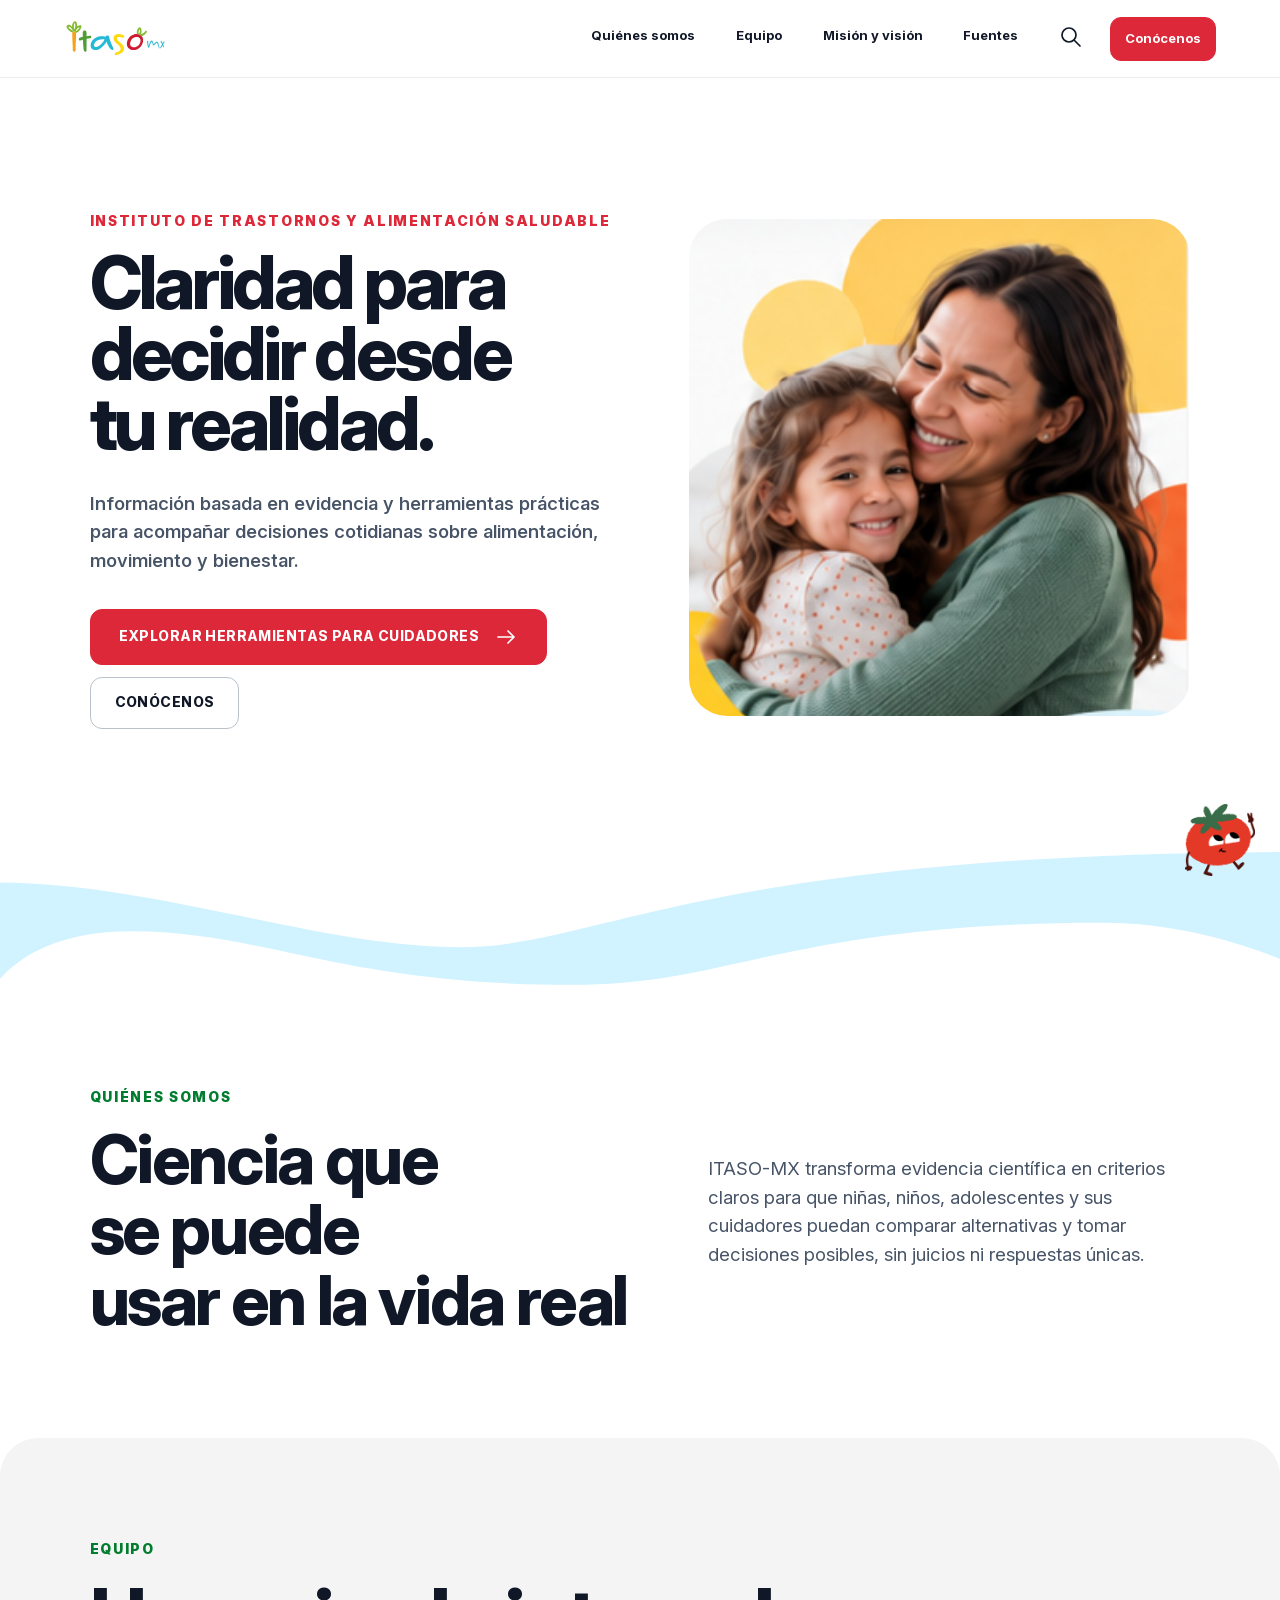
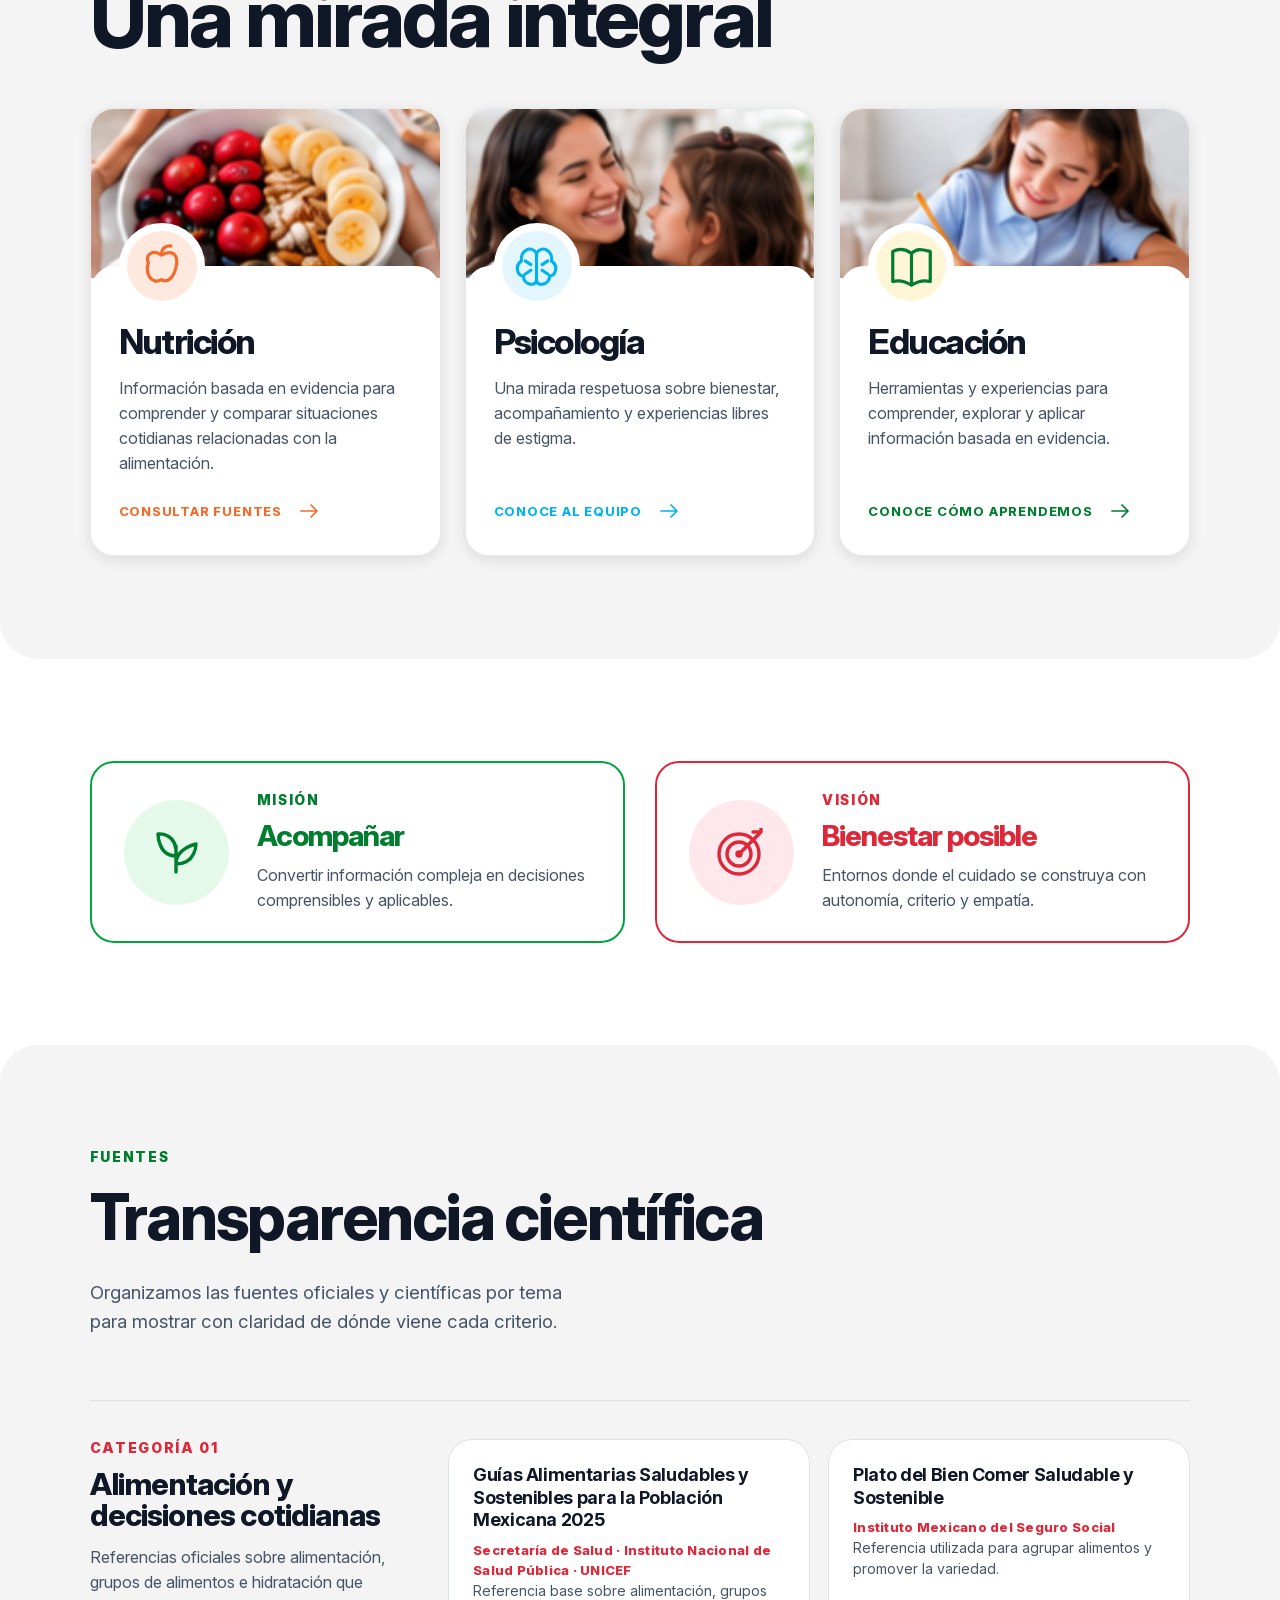
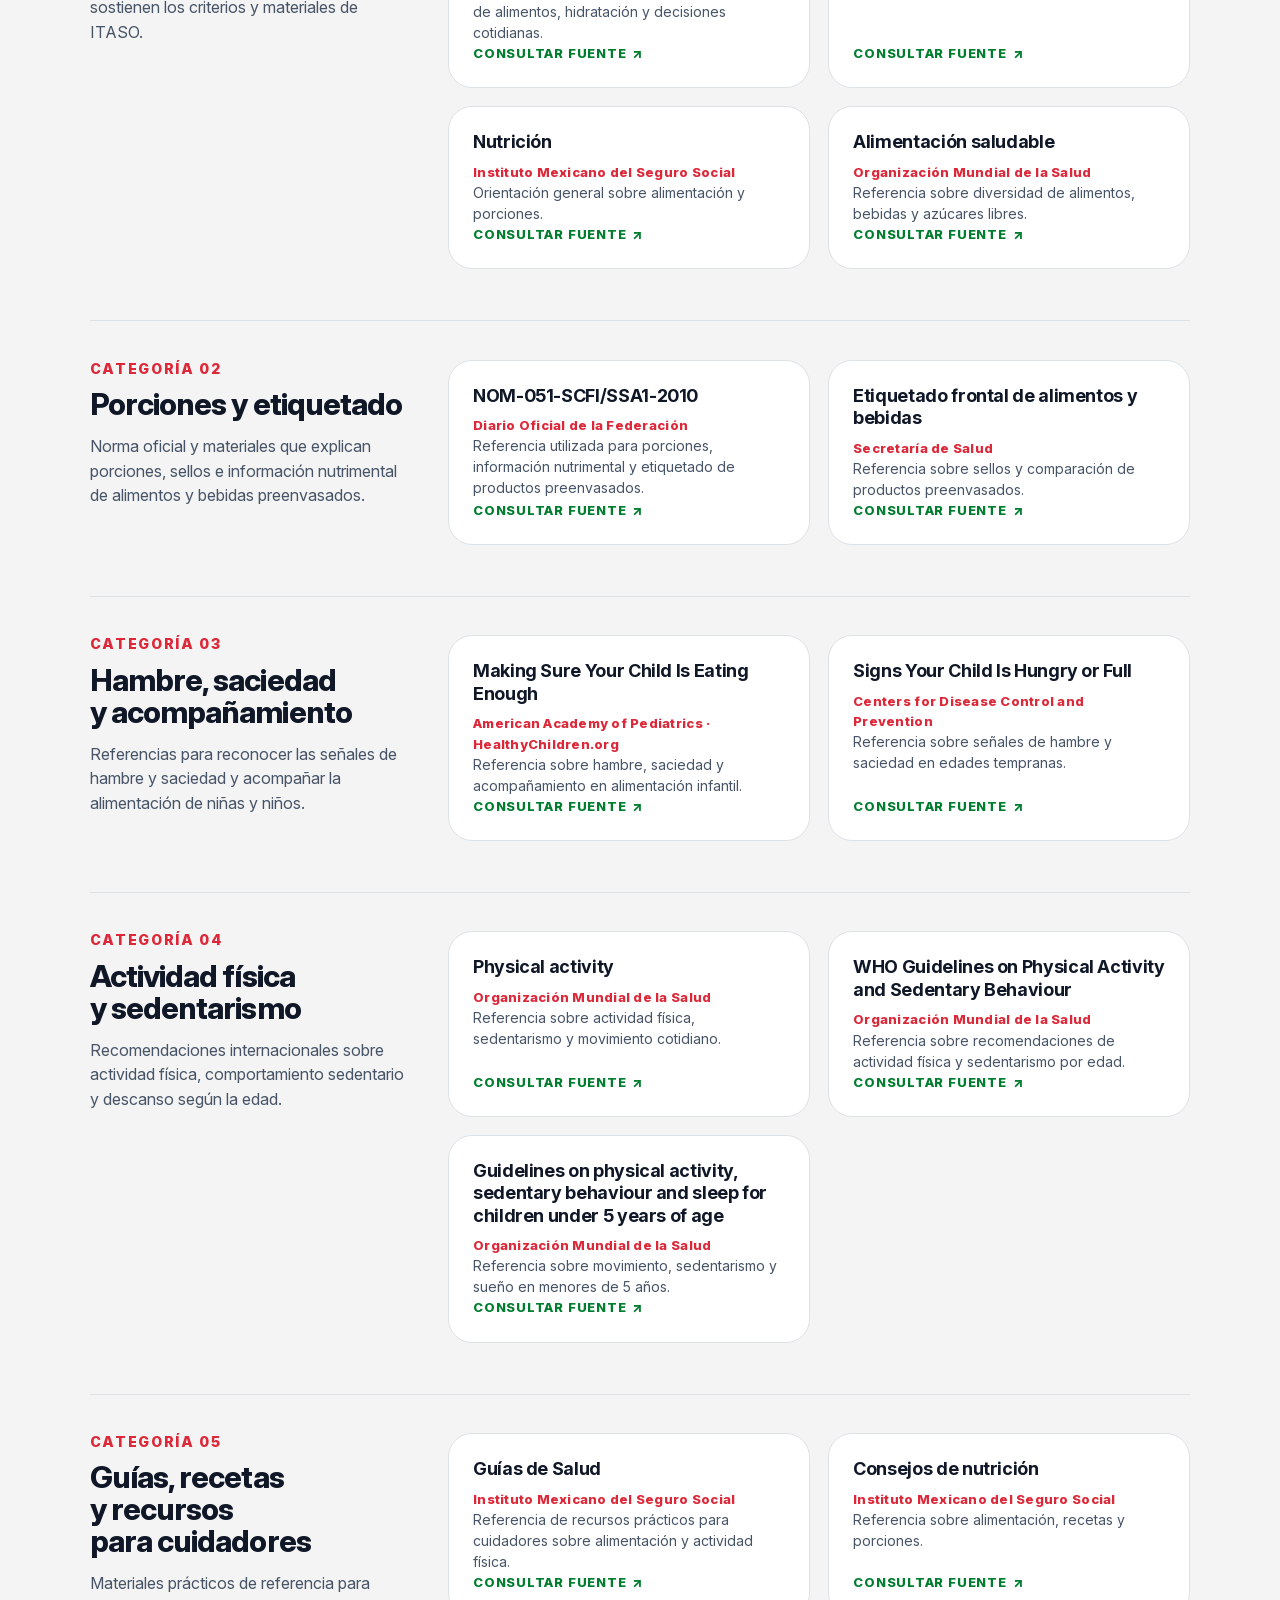
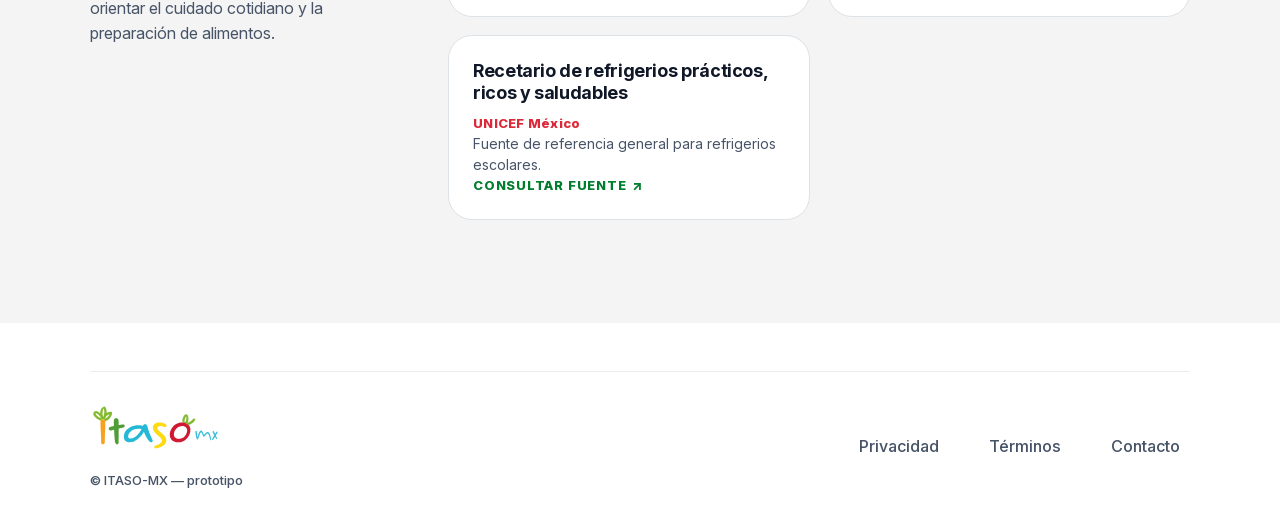
<file: index.html>
<!doctype html>
<html lang="es-MX">
<head>
  <meta charset="utf-8">
  <meta name="viewport" content="width=device-width, initial-scale=1">
  <meta name="description" content="Prototipo funcional ITASO-MX: claridad para decidir desde tu realidad.">
  <title>ITASO-MX | Prototipo funcional</title>
  <link rel="stylesheet" href="css/styles.css">
  <link rel="stylesheet" href="css/identity.css">
  <link rel="stylesheet" href="css/landing.css?v=ref5">
  <link rel="stylesheet" href="css/caregiver-menu.css?v=ref5">
  <link rel="stylesheet" href="css/nutrition.css?v=1">
  <link rel="stylesheet" href="css/caregiver.css?v=1">
  <link rel="stylesheet" href="css/scenarios.css?v=2">
  <link rel="stylesheet" href="css/landing-modals.css?v=1">
</head>
<body>
  <a class="skip-link" href="#app">Saltar al contenido</a>
  <header class="site-header">
    <a class="brand" href="#/inicio" aria-label="ITASO-MX, ir al inicio">
      <img class="brand-logo" src="assets/identity/logo-color.svg" alt="ITASO-MX">
    </a>
    <button class="menu-toggle" type="button" aria-controls="global-nav" aria-expanded="false" aria-label="Abrir menú"><span aria-hidden="true">☰</span></button>
    <nav id="global-nav" aria-label="Navegación principal"></nav>
  </header>

  <main id="app" tabindex="-1" aria-live="polite"></main>

  <button id="audience-trigger" class="audience-trigger" type="button">
    <span aria-hidden="true">↗</span> ¿Quién está usando la página?
  </button>

  <a class="nna-access" href="https://alditow.github.io/ITASO-NNA/index.html" target="_blank" rel="noopener noreferrer" aria-label="Explorar la experiencia ITASO para niñas, niños y adolescentes" hidden>
    <span class="nna-access__figure">
      <img class="nna-access__img" src="assets/identity/itaso-nna-access.png" alt="" width="72" height="72">
      <span class="nna-access__tooltip" role="tooltip">Incluye a los pequeños en la experiencia</span>
    </span>
  </a>

  <div id="audience-modal" class="modal" aria-hidden="true">
    <div class="modal-backdrop" data-close-modal></div>
    <section class="modal-panel" role="dialog" aria-modal="true" aria-labelledby="audience-title">
      <button class="icon-button modal-close" type="button" data-close-modal aria-label="Cerrar">×</button>
      <p class="eyebrow">Elige tu experiencia</p>
      <h2 id="audience-title">¿Quién está usando la página?</h2>
      <p class="muted">Puedes cambiar de perfil en cualquier momento.</p>
      <div class="audience-grid">
        <article class="choice-card">
          <div class="resource-art" aria-hidden="true"><svg class="itaso-icon" viewBox="0 0 24 24" fill="none" stroke="currentColor" stroke-width="1.7"><rect x="3" y="4" width="18" height="16" rx="8"/><path d="M8 10h1m6 0h1m-8 4q4 5 8 0"/></svg></div>
          <h3>Niñas, niños y adolescentes</h3>
          <p>Aprende, juega y avanza a tu ritmo.</p>
          <button class="button primary" data-profile="nna" type="button">Entrar</button>
        </article>
        <article class="choice-card">
          <div class="resource-art" aria-hidden="true"><svg class="itaso-icon" viewBox="0 0 24 24" fill="none" stroke="currentColor" stroke-width="1.7"><path d="M20 5c-3-3-6-1-8 1-2-2-5-4-8-1-5 5 2 11 8 15 6-4 13-10 8-15Z"/></svg></div>
          <h3>Cuidadores</h3>
          <p>Compara opciones y encuentra criterios útiles.</p>
          <button class="button primary" data-profile="caregiver" type="button">Continuar</button>
        </article>
      </div>
    </section>
  </div>

  <div id="toast-region" class="toast-region" aria-live="assertive" aria-atomic="true"></div>

  <div id="nutrition-modal" class="resource-modal" role="dialog" aria-modal="true" aria-labelledby="nutrition-modal-title" aria-describedby="nutrition-modal-description" hidden>
    <div class="resource-dialog" data-modal-accent="orange" tabindex="-1">
      <button class="resource-close" type="button" data-close-nutrition aria-label="Cerrar información">×</button>
      <article class="resource-modal-content">
        <p class="resource-modal-kicker" id="nutrition-modal-kicker">Alimentación</p>
        <h2 id="nutrition-modal-title"></h2>
        <p class="resource-modal-description" id="nutrition-modal-description"></p>
        <p class="resource-intro" id="nutrition-intro" hidden></p>
        <div class="resource-learning-grid">
          <aside class="resource-modal-highlight" aria-labelledby="nutrition-fact-label">
            <p class="resource-fact-label" id="nutrition-fact-label">¿Sabías que?</p>
            <div class="resource-key-visual" id="nutrition-key-visual"></div>
            <div class="resource-chips" id="nutrition-chips" aria-label="Temas relacionados"></div>
            <p class="resource-fact-copy" id="nutrition-fact"></p>
          </aside>
          <section class="resource-important" aria-labelledby="nutrition-important-title">
            <h3 id="nutrition-important-title">Lo importante</h3>
            <div class="resource-information" id="nutrition-information"></div>
          </section>
        </div>
        <aside class="resource-remember" id="nutrition-remember"></aside>
        <p class="resource-note" id="nutrition-note" hidden></p>
        <div class="resource-cta" id="nutrition-cta"></div>
        <section class="resource-sources" aria-labelledby="nutrition-sources-title">
          <p class="resource-fact-label" id="nutrition-sources-title">Fuentes consultadas</p>
          <ul class="resource-source-list" id="nutrition-sources"></ul>
        </section>
      </article>
    </div>
  </div>

  <div id="landing-modal" class="resource-modal" role="dialog" aria-modal="true" aria-labelledby="landing-modal-title" aria-describedby="landing-modal-description" hidden>
    <div class="resource-dialog" data-modal-accent="orange" tabindex="-1">
      <button class="resource-close" type="button" data-close-landing aria-label="Cerrar información">×</button>
      <article class="resource-modal-content">
        <p class="resource-modal-kicker" id="landing-modal-kicker"></p>
        <h2 id="landing-modal-title"></h2>
        <p class="resource-modal-description" id="landing-modal-description"></p>
        <p class="resource-intro" id="landing-modal-intro" hidden></p>
        <div class="lm-body" id="landing-modal-body"></div>
      </article>
    </div>
  </div>

  <div id="caregiver-modal" class="resource-modal" role="dialog" aria-modal="true" aria-labelledby="caregiver-modal-title" aria-describedby="caregiver-modal-description" hidden>
    <div class="resource-dialog" data-modal-accent="orange" tabindex="-1">
      <button class="resource-close" type="button" data-close-caregiver aria-label="Cerrar información">×</button>
      <article class="resource-modal-content">
        <p class="resource-modal-kicker" id="caregiver-modal-kicker"></p>
        <h2 id="caregiver-modal-title"></h2>
        <p class="resource-modal-description" id="caregiver-modal-description"></p>
        <div id="caregiver-modal-body" class="resource-modal-body"></div>
      </article>
    </div>
  </div>

  <div id="scenario-modal" class="resource-modal" role="dialog" aria-modal="true" aria-labelledby="scenario-modal-title" aria-describedby="scenario-modal-description" hidden>
    <div class="resource-dialog" data-modal-accent="orange" tabindex="-1">
      <button class="resource-close" type="button" data-close-scenario aria-label="Cerrar información">×</button>
      <article class="resource-modal-content">
        <p class="resource-modal-kicker" id="scenario-modal-kicker"></p>
        <h2 id="scenario-modal-title"></h2>
        <p class="resource-modal-description" id="scenario-modal-description"></p>
        <div id="scenario-modal-body" class="resource-modal-body"></div>
      </article>
    </div>
  </div>

  <script src="js/data-sources.js"></script>
  <script src="js/data.js"></script>
  <script src="js/data-scenarios.js"></script>
  <script src="js/data-guide.js"></script>
  <script src="js/storage.js"></script>
  <script src="js/router.js"></script>
  <script src="js/decision.js"></script>
  <script src="js/identity.js"></script>
  <script src="js/scenarios.js"></script>
  <script src="js/landing.js"></script>
  <script src="js/landing-modals.js"></script>
  <script src="js/caregiver.js"></script>
  <script src="js/app.js"></script>
  <script src="js/navigation.js"></script>
  <script src="js/nutrition.js"></script>
</body>
</html>
</file>
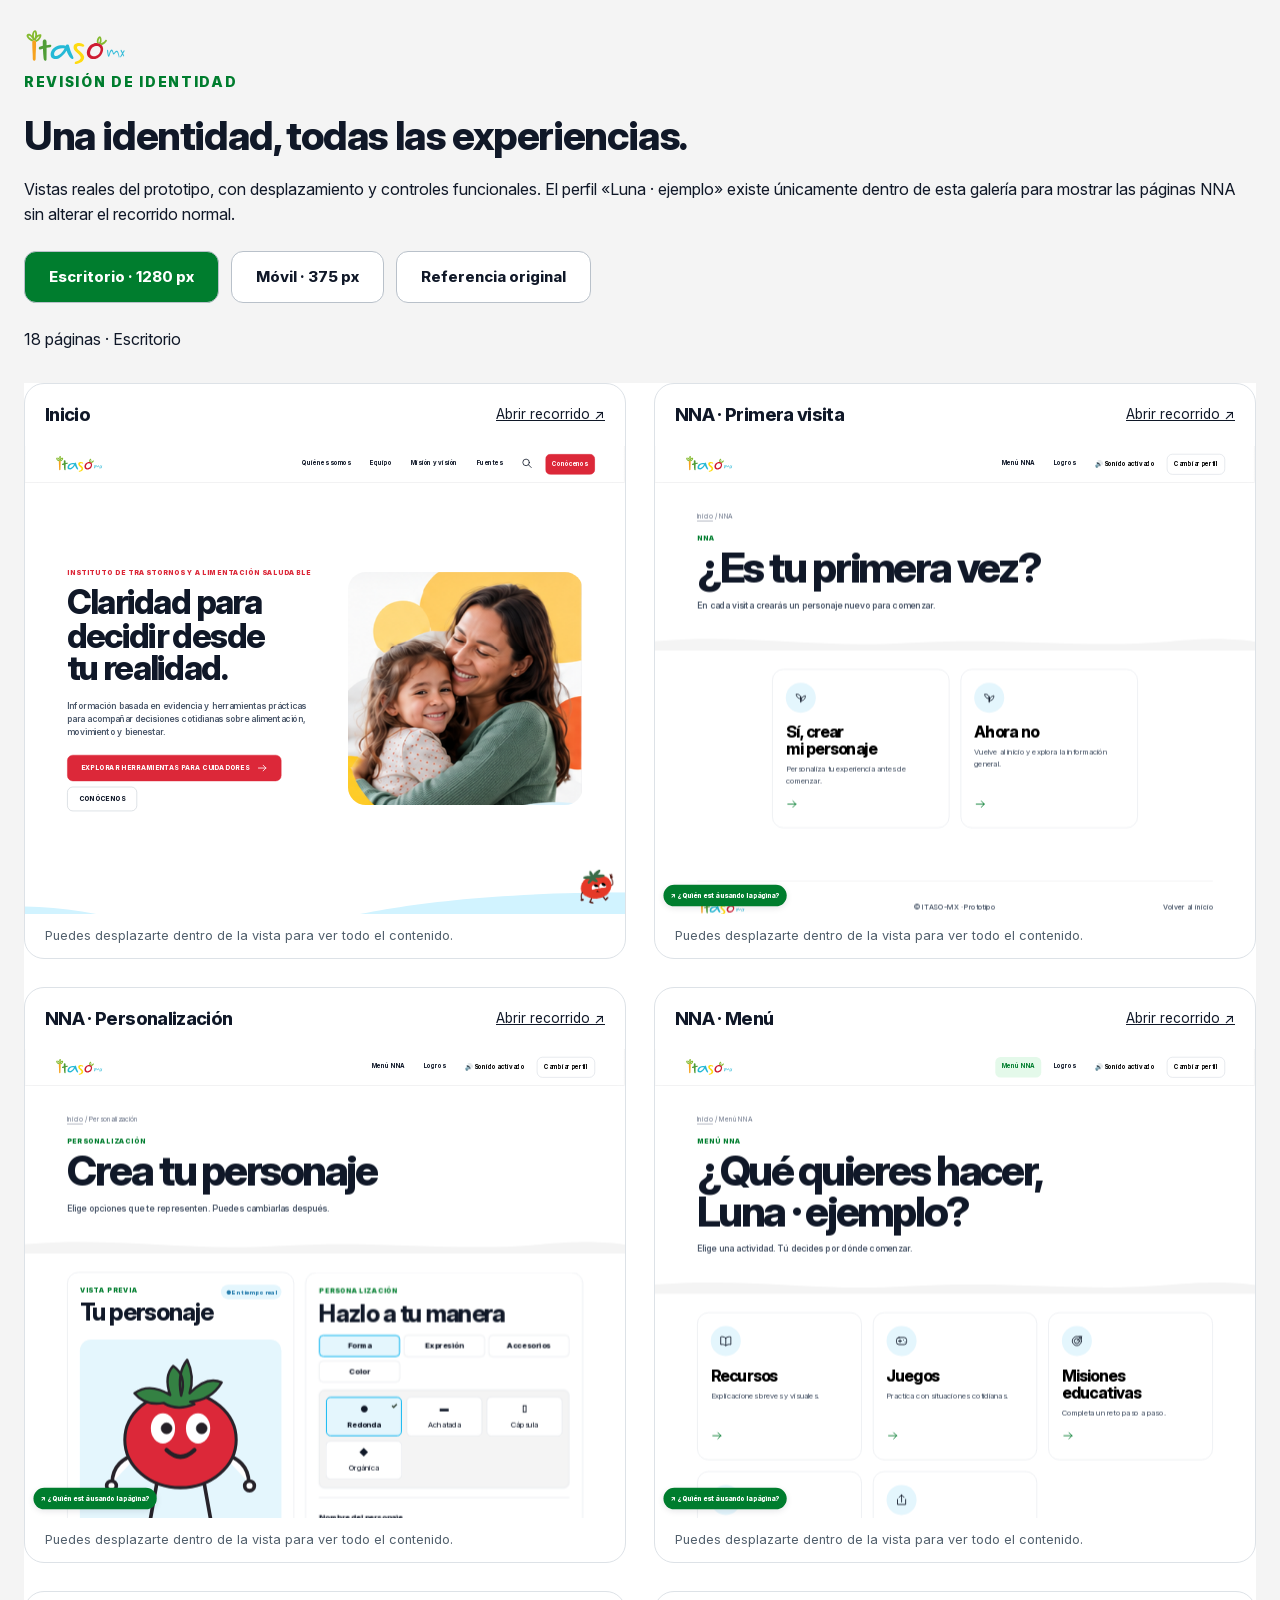
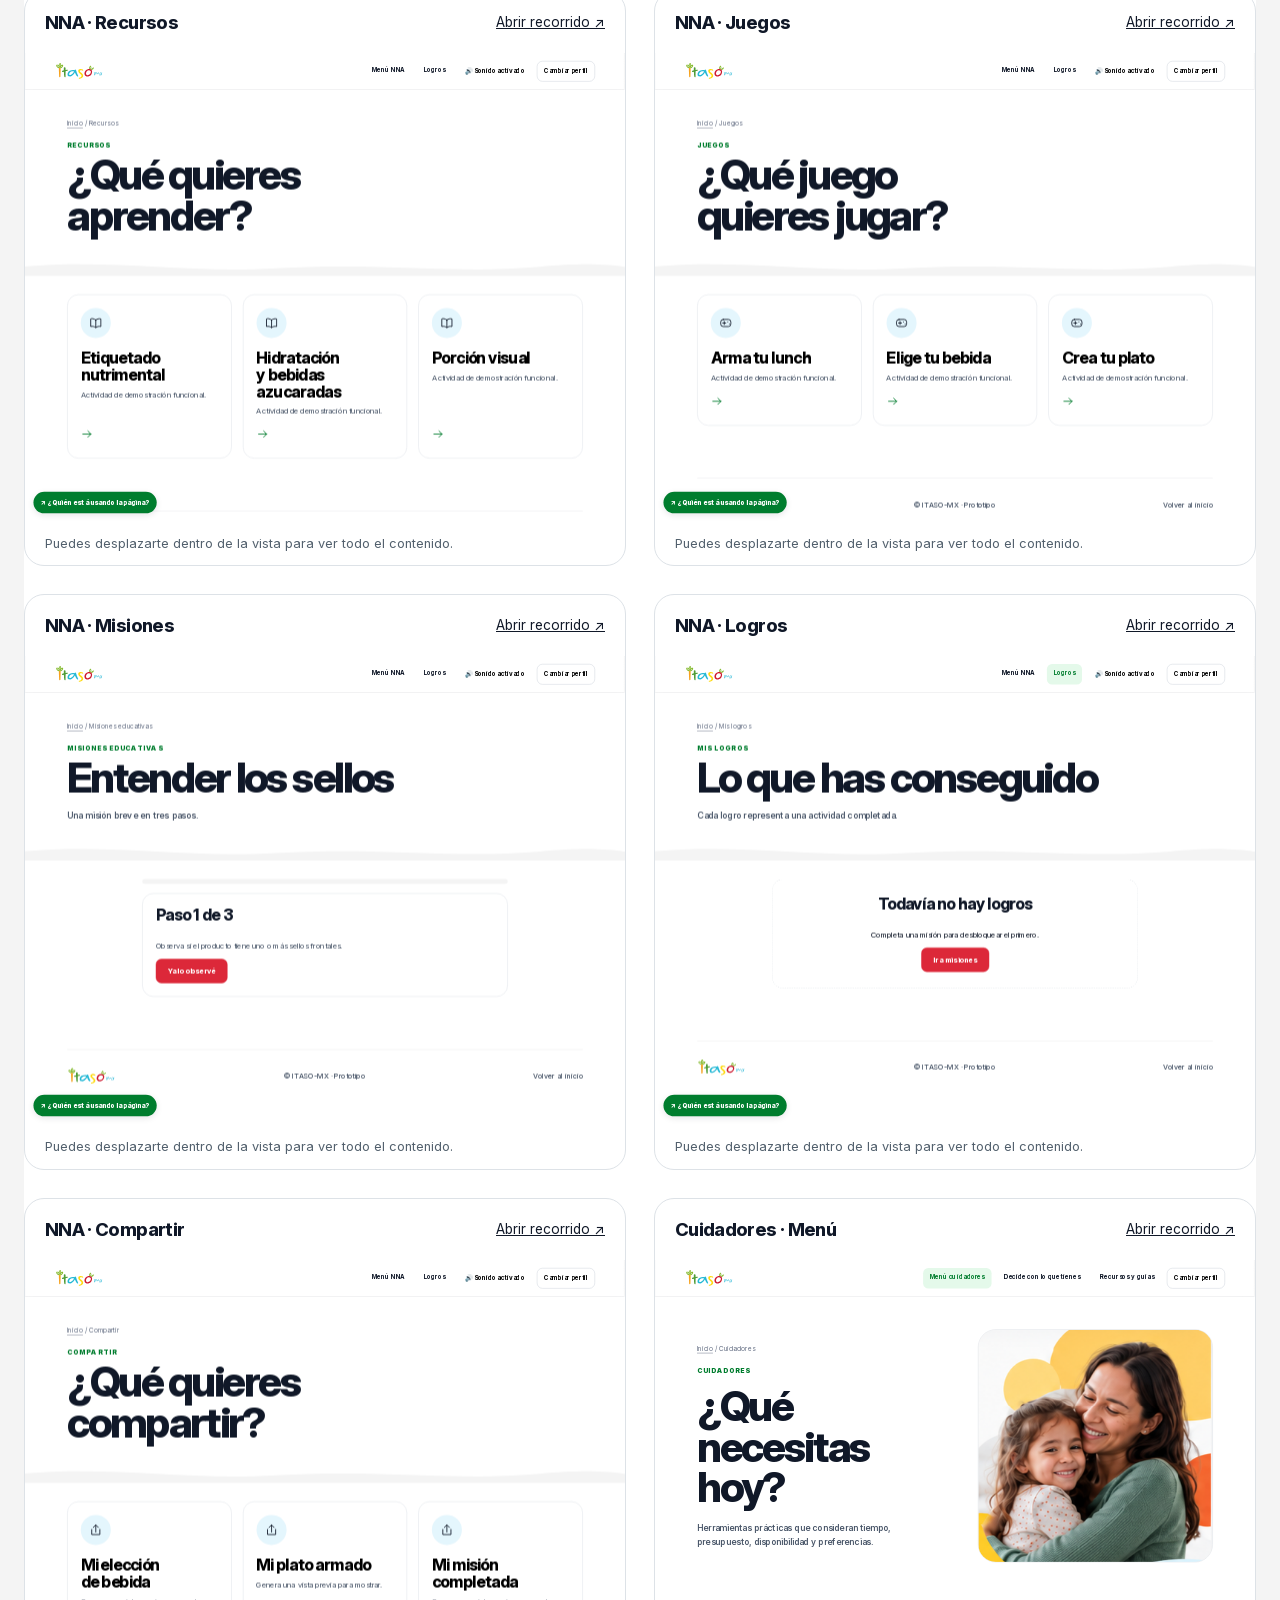
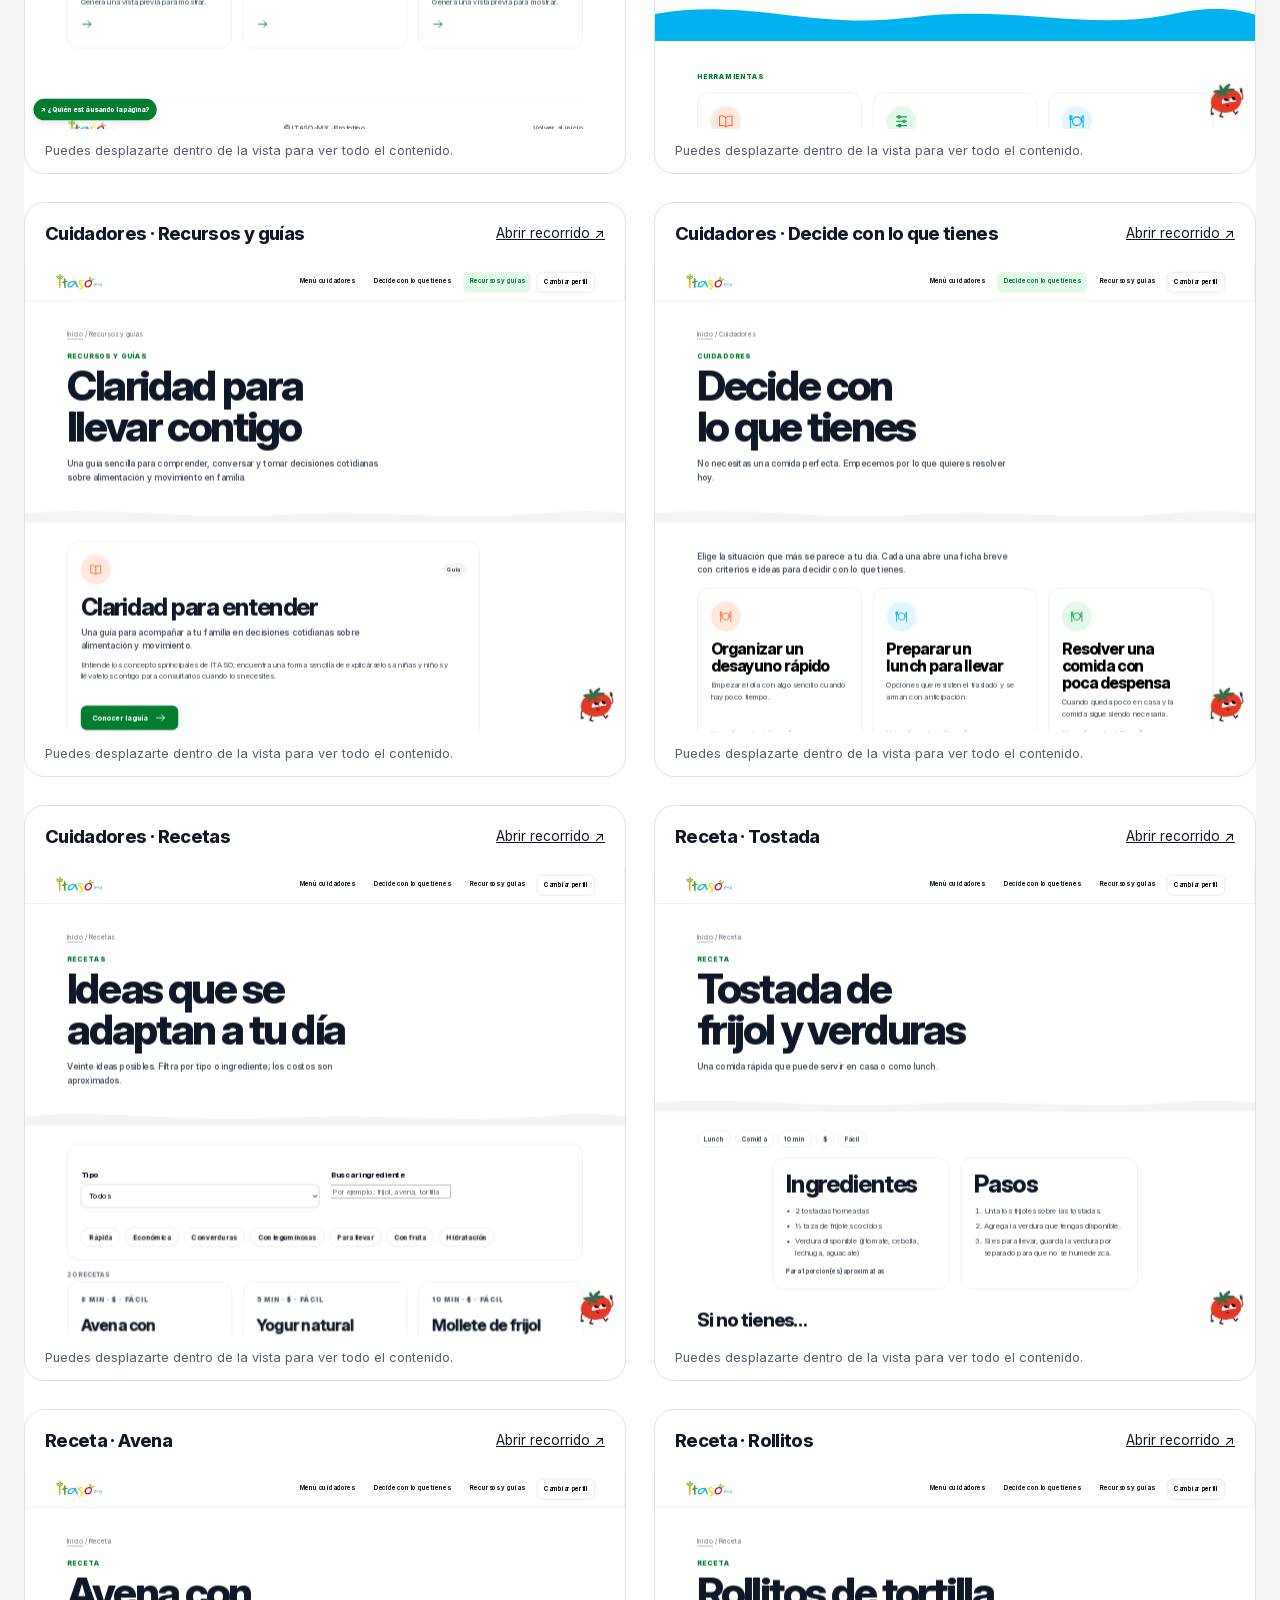
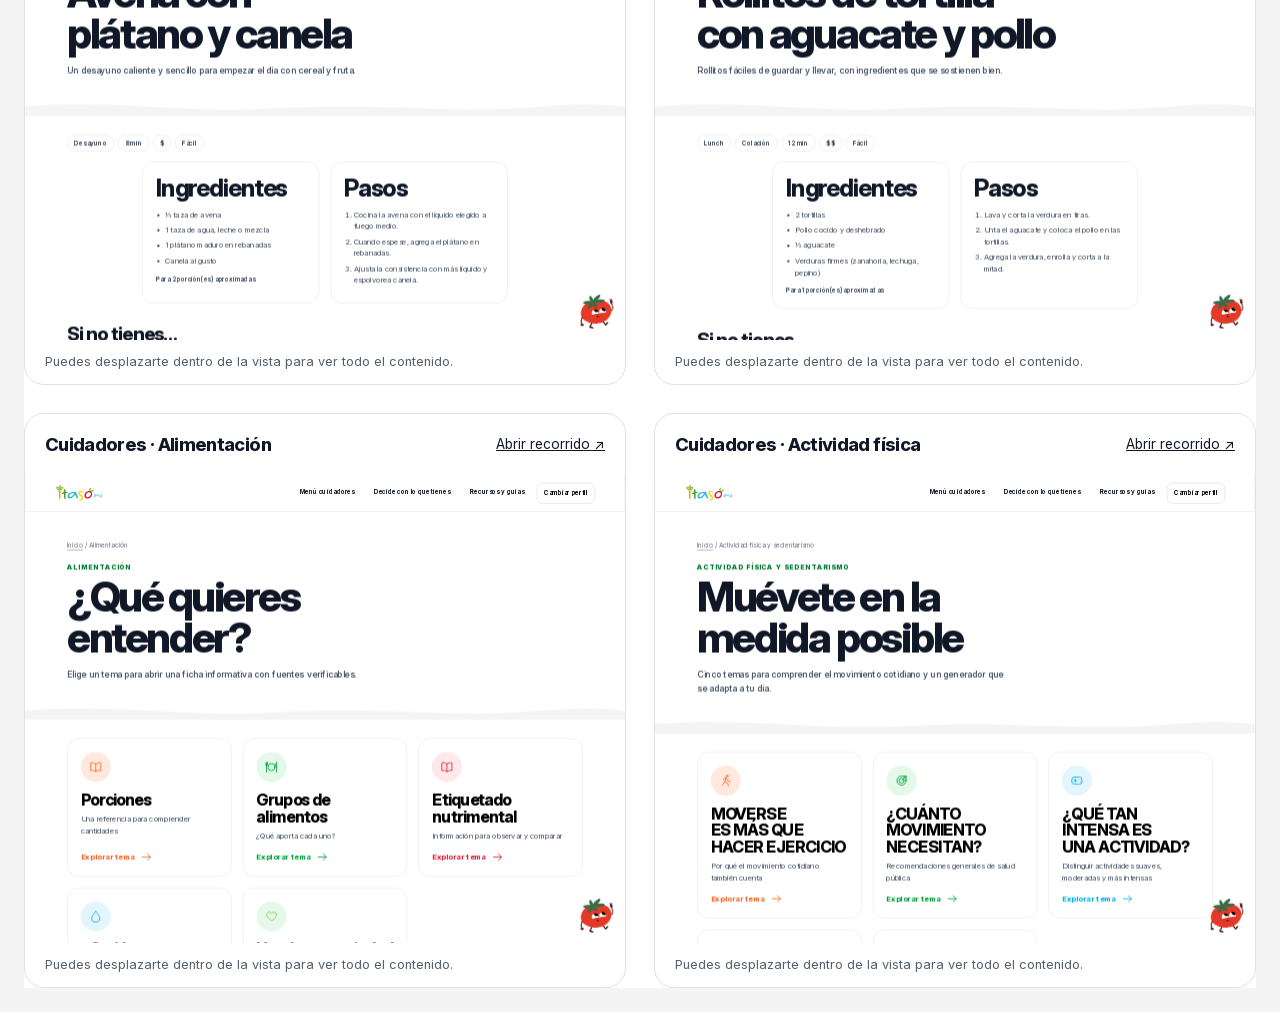
<file: views.html>
<!doctype html>
<html lang="es-MX"><head><meta charset="utf-8"><meta name="viewport" content="width=device-width, initial-scale=1"><title>ITASO · Todas las vistas</title><link rel="stylesheet" href="css/styles.css"><link rel="stylesheet" href="css/identity.css"><style>
body{padding:24px}.gallery-header{max-width:1400px;margin:0 auto 32px}.gallery-header h1{font-size:2.5rem;margin-top:24px}.gallery{max-width:1400px;margin:auto;display:grid;grid-template-columns:repeat(2,minmax(0,1fr));gap:28px}.view{min-width:0;background:white;border:1px solid var(--line);border-radius:20px;overflow:hidden}.view-head{padding:20px;display:flex;gap:12px;align-items:center;justify-content:space-between}.view-head h2{font-size:1.15rem;margin:0}.view-head a{font-size:.85rem}.preview-window{position:relative;overflow:hidden;background:#edf2f5;width:100%}.preview-window iframe{border:0;transform-origin:top left;display:block;background:white}.gallery-toolbar{display:flex;gap:12px;flex-wrap:wrap;margin:24px 0}.gallery-toolbar button[aria-pressed=true]{background:var(--action);color:white}.view-note{padding:12px 20px;margin:0;font-size:.8rem;color:var(--muted)}@media(max-width:760px){body{padding:16px}.gallery{grid-template-columns:1fr}.gallery-header h1{font-size:2rem}}
</style></head><body><header class="gallery-header"><a href="index.html#/inicio"><img src="assets/identity/logo-color.svg" class="brand-logo" alt="ITASO, ir al inicio"></a><p class="eyebrow">Revisión de identidad</p><h1>Una identidad, todas las experiencias.</h1><p>Vistas reales del prototipo, con desplazamiento y controles funcionales. El perfil «Luna · ejemplo» existe únicamente dentro de esta galería para mostrar las páginas NNA sin alterar el recorrido normal.</p><div class="gallery-toolbar" role="group" aria-label="Tamaño de las vistas"><button class="button" data-size="desktop" aria-pressed="true">Escritorio · 1280 px</button><button class="button" data-size="mobile" aria-pressed="false">Móvil · 375 px</button><a class="button" href="assets/identity/itaso_landing_editable.svg">Referencia original</a></div><p id="view-status" role="status">18 páginas · Escritorio</p></header><main class="gallery" id="gallery"></main><script src="js/views.js"></script></body></html>
</file>
<file: css/styles.css>
/* Behavior-specific layout and states; visual tokens live in identity.css. */
:root { --nna:var(--itaso-blue); --nna-soft:var(--itaso-blue-soft); --danger:var(--itaso-red); }
.decision-surface { padding-bottom: 80px; scroll-margin-top: 90px; }
.decision-surface h2 { font-size: clamp(1.7rem, 4vw, 2.6rem); }
.decision-foods { display: grid; grid-template-columns: repeat(auto-fit,minmax(220px,1fr)); gap: 10px; margin: 20px 0; }
.decision-choice { cursor: pointer; margin-bottom: 8px; }
.decision-choice:has(input:checked) { border-color: var(--itaso-green); background: var(--itaso-green-soft); }
.decision-choice input { accent-color: #32632d; width: 20px; height: 20px; flex-shrink: 0; }
.decision-table table { min-width: 600px; table-layout: fixed; }
.decision-table th, .decision-table td { overflow-wrap: anywhere; vertical-align: top; }
.decision-table caption { text-align: left; font-weight: 800; }
.decision-surface fieldset { min-width: 0; }
.decision-surface input[type="text"] { min-width: 0; }
* { box-sizing: border-box; }
html { scroll-behavior: smooth; }
body { margin: 0; color: var(--ink); background: var(--paper); font: 16px/1.55 system-ui, -apple-system, BlinkMacSystemFont, "Segoe UI", sans-serif; }
button, input, select { font: inherit; }
button, a { -webkit-tap-highlight-color: transparent; }
a { color: inherit; }
.skip-link { position: fixed; z-index: 100; top: 8px; left: 8px; padding: 10px; background: var(--ink); color: white; transform: translateY(-150%); }
.skip-link:focus { transform: none; }
.site-header { justify-content: space-between; }
.brand { display: inline-flex; align-items: center; text-decoration: none; }
.brand-logo { display: block; object-position: left center; }
nav { display: flex; flex-wrap: wrap; align-items: center; justify-content: flex-end; gap: 6px; }
nav a, nav button { border: 0; background: transparent; padding: 8px 10px; border-radius: 8px; text-decoration: none; cursor: pointer; }
nav a:hover, nav button:hover { background: var(--itaso-green-soft); color: #32632d; }
main { min-height: calc(100vh - 70px); }
.page { animation: enter .22s ease-out both; }
.container { margin-inline: auto; }
.narrow { width: min(calc(100% - 40px), 780px); margin-inline: auto; }
.hero { display: grid; grid-template-columns: 1.15fr .85fr; gap: 56px; align-items: center; min-height: 610px; padding: 72px 0; }
.eyebrow { margin: 0 0 10px; text-transform: uppercase; }
h1, h2, h3 { margin-top: 0; line-height: 1.08; }
h1 { margin-bottom: 22px; }
h2 { margin-bottom: 18px; }
.lead { max-width: 680px; }
.muted { color: var(--muted); }
.button-row { display: flex; flex-wrap: wrap; gap: 10px; margin-top: 26px; }
.button.danger { color: var(--danger); border-color: var(--danger); }
.placeholder { display: grid; min-height: 310px; place-items: center; padding: 20px; border: 2px dashed #aab0aa; border-radius: var(--radius); background: var(--soft); color: var(--muted); font-weight: 800; letter-spacing: .08em; }
.placeholder.mini { min-height: 104px; }
.grid { display: grid; grid-template-columns: repeat(3, 1fr); }
.grid.two { grid-template-columns: repeat(2, 1fr); }
.grid.four { grid-template-columns: repeat(4, 1fr); }
.card, .choice-card { background: var(--white); transition: transform .2s ease, border-color .2s ease, background .2s ease; }
.card:hover, .choice-card:hover { transform: translateY(-2px); }
.action-card { text-align: left; cursor: pointer; }
.action-card .arrow { display:block; font-size:1.4rem; }
.choice-card.selected { border: 2px solid var(--accent); background: var(--accent-soft); animation: select .24s ease; }
.choice-card.selected::after { content: "✓ Seleccionado"; display: block; margin-top: 12px; color: var(--accent); font-weight: 800; }
.nna-shell .card:hover { border-color: var(--itaso-blue); background: var(--itaso-blue-soft); }
.nna-shell .action-card:hover .arrow { color: #287eae; }
.breadcrumb { margin: 0 0 18px; }
.progress { height: 10px; overflow: hidden; border-radius: 999px; background: var(--soft); }
.progress > span { display: block; height: 100%; background: var(--accent); transition: width .3s ease; }
.form-group { margin: 24px 0; }
.form-group > label, .form-label { display: block; margin-bottom: 8px; font-weight: 800; }
input[type="text"], select { width: 100%; padding: 10px 12px; border: 1px solid #969d97; background: white; }
.option-grid { display: grid; grid-template-columns: repeat(4, 1fr); gap: 10px; }
.option { position: relative; min-height: 64px; padding: 12px; border: 1px solid var(--line); border-radius: 10px; background: white; cursor: pointer; transition: transform .18s ease, border-color .18s ease, background .18s ease; }
.option:hover { transform: translateY(-2px); border-color: var(--accent); background: var(--accent-soft); }
.option[aria-pressed="true"] { border: 2px solid var(--accent); background: var(--accent-soft); font-weight: 800; animation: select .24s ease; }
.option[aria-pressed="true"]::after { content: "✓"; position: absolute; top: 6px; right: 8px; color: #287e2e; font-weight: 900; }
.check-list { display: grid; gap: 10px; }
.check { display: flex; gap: 10px; align-items: center; border: 1px solid var(--line); background: white; }
.split { display: grid; grid-template-columns: 1fr auto 1fr; gap: 18px; align-items: end; }
.versus { padding-bottom: 15px; font-weight: 900; }
.table-wrap { overflow-x: auto; margin-top: 24px; }
table { width: 100%; border-collapse: collapse; background: white; }
th, td { padding: 14px; border: 1px solid var(--line); text-align: left; }
th { background: var(--soft); }
.result { margin-top: 26px; padding: 22px; background: var(--accent-soft); }
.tag { display: inline-block; margin: 0 5px 5px 0; padding: 4px 8px; border-radius: 999px; font-size: .82rem; }
.site-footer { padding-inline:0; }
.audience-trigger { position: fixed; z-index: 25; bottom: 18px; left: 18px; max-width: 270px; padding: 12px 16px; border-radius: 999px; color: white; font-weight: 800; cursor: pointer; }
/* Acceso permanente a la experiencia NNA (Home y cuidadores). Elemento global único. */
.nna-access { position: fixed; z-index: 30; right: 24px; bottom: 24px; display: inline-flex; align-items: center; width: 72px; height: 72px; text-decoration: none; }
.nna-access[hidden] { display: none; }
.nna-access__figure { position: relative; display: grid; place-items: center; width: 72px; height: 72px; border-radius: 50%; transition: transform .2s ease; }
.nna-access__img { display: block; width: auto; height: auto; max-width: 72px; max-height: 72px; object-fit: contain; }
.nna-access:hover .nna-access__figure,
.nna-access:focus-visible .nna-access__figure { transform: translateY(-3px) scale(1.04); }
.nna-access:focus-visible { outline: 3px solid var(--itaso-blue); outline-offset: 4px; border-radius: 50%; }
.nna-access__tooltip { position: absolute; right: calc(100% + 14px); top: 50%; width: max-content; max-width: 230px; padding: 10px 14px; border: 1px solid var(--line); border-radius: 14px; background: #fff; color: var(--ink); font: 600 14px/1.35 var(--font-body); box-shadow: 0 8px 24px rgba(16,24,40,.14); opacity: 0; visibility: hidden; transform: translateY(-50%) translateX(6px); transition: opacity .18s ease, transform .18s ease, visibility .18s; pointer-events: none; }
.nna-access:hover .nna-access__tooltip,
.nna-access:focus-visible .nna-access__tooltip { opacity: 1; visibility: visible; transform: translateY(-50%) translateX(0); }
@media (max-width: 1024px) { .nna-access { width: 64px; height: 64px; } .nna-access__figure { width: 64px; height: 64px; } .nna-access__img { max-width: 64px; max-height: 64px; } }
@media (max-width: 679px) { .nna-access { right: 16px; bottom: 16px; width: 58px; height: 58px; } .nna-access__figure { width: 58px; height: 58px; } .nna-access__img { max-width: 58px; max-height: 58px; } .nna-access__tooltip { max-width: 190px; font-size: 13px; } }
.modal { position: fixed; z-index: 200; inset: 0; display: none; place-items: center; padding: 20px; }
.modal.open { display: grid; animation: fade .18s ease both; }
.modal.closing { display: grid; animation: fade .18s reverse both; }
.modal-backdrop { position: absolute; inset: 0; background: rgba(10,12,11,.64); }
.modal-panel { position: relative; width: min(760px, 100%); max-height: 90vh; overflow-y: auto; padding: 34px; box-shadow: var(--shadow); animation: modal-in .22s ease both; }
.modal-close { position: absolute; top: 14px; right: 14px; }
.icon-button { width: 42px; height: 42px; border: 1px solid var(--line); border-radius: 50%; background: white; font-size: 1.6rem; cursor: pointer; }
.audience-grid { display: grid; grid-template-columns: 1fr 1fr; gap: 16px; margin-top: 24px; }
.toast-region { position: fixed; z-index: 100; right: 18px; bottom: 18px; display: grid; gap: 8px; width: min(360px, calc(100% - 36px)); }
.toast { padding: 16px 18px; border: 1px solid var(--ink); border-radius: 12px; background: var(--ink); color: white; box-shadow: var(--shadow); animation: toast-in .35s ease both; }
.empty { padding: 34px; border: 1px dashed var(--line); border-radius: var(--radius); text-align: center; }
.sound-toggle { white-space: nowrap; }
.avatar-editor { display: grid; gap: 24px; align-items: start; }
.avatar-stage, .avatar-controls { border: 1px solid var(--line); background: var(--white); }
.avatar-stage { top: 94px; min-height: 620px; padding: 26px; }
.avatar-controls { padding: 28px; }
.avatar-stage-head { display: flex; justify-content: space-between; gap: 12px; align-items: start; }
.live-badge { padding: 6px 10px; border-radius: 999px; background: var(--itaso-blue-soft); color: #287eae; font-size: .78rem; font-weight: 800; }
.avatar-preview { display: grid; min-height: 430px; place-items: center; margin-top: 14px; overflow: hidden; }
.avatar-svg { width: min(90%, 390px); height: auto; overflow: visible; }
.avatar-body { stroke: #27232a; stroke-width: 5; }
.avatar-svg.color-green .avatar-body { fill: var(--itaso-green); }
.avatar-svg.color-blue .avatar-body { fill: var(--itaso-blue); }
.avatar-svg.color-yellow .avatar-body { fill: var(--itaso-yellow); }
.avatar-svg.color-red .avatar-body { fill: var(--itaso-red); }
.avatar-svg.color-orange .avatar-body { fill: var(--itaso-orange); }
.avatar-face { fill: #252127; stroke: #252127; }
.avatar-face .eye-white { fill: white; stroke: none; }
.avatar-face .face-line { fill: none; stroke: #252127; stroke-width: 7; stroke-linecap: round; stroke-linejoin: round; }
.avatar-limbs { fill: white; stroke: #27232a; stroke-width: 6; stroke-linecap: round; stroke-linejoin: round; }
.avatar-leaves { fill: #348143; stroke: #27232a; stroke-width: 4; stroke-linecap: round; stroke-linejoin: round; }
.avatar-accessory, .avatar-back { fill: var(--itaso-orange); stroke: #27232a; stroke-width: 5; stroke-linecap: round; stroke-linejoin: round; }
.avatar-accessory .outline-only, .avatar-accessory.accessory-glasses { fill: none; }
.avatar-hint { margin: 14px 0 0; color: var(--muted); text-align: center; font-size: .9rem; }
.avatar-tabs { display: grid; grid-template-columns: repeat(3, 1fr); gap: 8px; margin: 20px 0 16px; }
.avatar-tab { min-height: 46px; padding: 9px; border: 1px solid var(--line); border-radius: 9px; background: white; color: var(--ink); font-weight: 800; cursor: pointer; transition: transform .18s ease, border-color .18s ease, background .18s ease, color .18s ease; }
.avatar-tab[data-avatar-category="body"] { --category: var(--itaso-blue); --category-soft: var(--itaso-blue-soft); }
.avatar-tab[data-avatar-category="color"] { --category: var(--itaso-yellow); --category-soft: var(--itaso-yellow-soft); }
.avatar-tab[data-avatar-category="expression"] { --category: var(--itaso-orange); --category-soft: var(--itaso-orange-soft); }
.avatar-tab[data-avatar-category="accessory"] { --category: var(--itaso-red); --category-soft: var(--itaso-red-soft); }
.avatar-tab:hover { transform: translateY(-2px); border-color: var(--category); background: var(--category-soft); }
.avatar-tab[aria-selected="true"] { border: 2px solid var(--category); background: var(--category-soft); color: var(--ink); }
.avatar-option-panels { min-height: 210px; padding: 14px; border: 1px solid var(--line); border-radius: 12px; }
.avatar-options { --category: var(--itaso-blue); --category-soft: var(--itaso-blue-soft); display: grid; grid-template-columns: repeat(3, 1fr); gap: 10px; }
.avatar-options[data-avatar-panel="color"] { --category: var(--itaso-yellow); --category-soft: var(--itaso-yellow-soft); }
.avatar-options[data-avatar-panel="expression"] { --category: var(--itaso-orange); --category-soft: var(--itaso-orange-soft); }
.avatar-options[data-avatar-panel="expression"] { grid-template-columns: repeat(4, 1fr); }
.avatar-options[data-avatar-panel="accessory"] { --category: var(--itaso-red); --category-soft: var(--itaso-red-soft); }
.avatar-options[hidden] { display: none; }
.avatar-option { position: relative; display: grid; min-height: 82px; place-items: center; gap: 5px; padding: 10px; border: 1px solid var(--line); border-radius: 10px; background: white; color: var(--ink); cursor: pointer; transition: transform .18s ease, border-color .18s ease, background .18s ease; }
.avatar-option:hover { transform: translateY(-2px); border-color: var(--category); background: var(--category-soft); }
.avatar-option[aria-pressed="true"] { border: 2px solid var(--category); background: var(--category-soft); color: var(--ink); font-weight: 800; animation: select .22s ease; }
.avatar-option[aria-pressed="true"]::after { content: "✓"; position: absolute; top: 5px; right: 7px; color: #26372a; font-weight: 900; }
.option-symbol { display: grid; min-width: 42px; min-height: 30px; place-items: center; font-size: 1.2rem; font-weight: 900; }
.color-options { grid-template-columns: repeat(5, 1fr); }
.color-swatch { width: 34px; height: 34px; border: 2px solid #373239; border-radius: 50%; }
.swatch-green { background: var(--itaso-green); } .swatch-blue { background: var(--itaso-blue); } .swatch-yellow { background: var(--itaso-yellow); } .swatch-red { background: var(--itaso-red); } .swatch-orange { background: var(--itaso-orange); }
.avatar-details { margin-top: 20px; padding-top: 4px; border-top: 1px solid var(--line); }
.age-options { display: grid; grid-template-columns: repeat(2, 1fr); gap: 10px; }
.requirements { min-height: 24px; color: var(--muted); font-size: .88rem; }
.create-character { width: 100%; min-height: 52px; }
.create-character:disabled { border-color: #aaa; background: #d5d7d5; color: #6c716d; cursor: not-allowed; transform: none; }
.avatar-updated { animation: avatar-pop .22s ease; }
@keyframes avatar-pop { 50% { transform: scale(1.018); } }
@keyframes enter { from { opacity: 0; transform: translateY(8px); } }
@keyframes fade { from { opacity: 0; } to { opacity: 1; } }
@keyframes modal-in { from { opacity: 0; transform: scale(.97) translateY(8px); } }
@keyframes float { 50% { transform: translateY(-4px); } }
@keyframes select { 50% { transform: scale(1.025); } }
@keyframes toast-in { from { opacity: 0; transform: scale(.96) translateY(8px); } }
@media (max-width: 820px) {
  .hero { grid-template-columns: 1fr; gap: 26px; min-height: auto; }
  .grid, .grid.four { grid-template-columns: repeat(2, 1fr); }
  .option-grid { grid-template-columns: repeat(2, 1fr); }
  .avatar-editor { grid-template-columns: 1fr; }
  .avatar-stage { position: static; min-height: 0; }
  .avatar-preview { min-height: 360px; }
}
@media (max-width: 560px) {
  .grid, .grid.two, .grid.four, .audience-grid, .option-grid, .split { grid-template-columns: 1fr; }
  .versus { padding: 0; text-align: center; }
  .modal-panel { padding: 28px 20px; }
  .audience-trigger { right: 14px; bottom: 14px; left: 14px; max-width: none; }
  .avatar-stage, .avatar-controls { padding: 20px; }
  .avatar-tabs { grid-template-columns: repeat(2, 1fr); }
  .avatar-options, .color-options { grid-template-columns: repeat(2, 1fr); }
  .avatar-option-panels { min-height: 280px; }
  .avatar-preview { min-height: 320px; }
}
@media (prefers-reduced-motion: reduce) {
  html { scroll-behavior: auto; }
  *, *::before, *::after { animation-duration: .01ms !important; animation-iteration-count: 1 !important; transition-duration: .01ms !important; }
}
</file>
<file: css/identity.css>
/* ITASO system from ITASO-NNA/styles.css + ui-system.css, audited 2026-10-08. */
@font-face { font-family:Inter; src:url('../assets/identity/InterVariable.woff2') format('woff2'); font-weight:100 900; font-style:normal; font-display:swap; }
/* Tokens */
:root {
 --ink:#101828; --muted:#52606d; --text-secondary:#475467; --text-subtle:#667085; --paper:#f4f4f4; --white:#fff; --line:#dde2e7; --soft:#f4f4f4;
 --itaso-orange:#f56a28; --itaso-orange-soft:#FFE9DF; --itaso-green:#00A53D; --itaso-green-soft:#E4F9EA;
 --itaso-blue:#00B3F0; --itaso-blue-soft:#E4F6FD; --itaso-yellow:#FFC600; --itaso-yellow-soft:#FFF6D7;
 --itaso-red:#dc2839; --itaso-red-soft:#FFE8EC; --itaso-light-green:#8cc63e; --itaso-light-green-soft:#E4F9EA;
 --action:#007D2E; --action-hover:#005e23; --accent:var(--itaso-green); --accent-soft:var(--itaso-green-soft);
 --container-max:1400px; --max:var(--container-max); --page-gutter:clamp(24px,7vw,110px);
 --radius:24px; --radius-control:12px; --radius-card:24px; --radius-section:38px;
 --shadow:0 18px 48px rgba(16,24,40,.09); --duration-fast:.18s;
 --type-display:clamp(64px,7.5vw,124px); --type-page-title:clamp(56px,7vw,100px);
 --type-section-title:clamp(50px,6.3vw,96px); --type-card-title:clamp(29px,2.7vw,44px);
 --type-lead:clamp(17px,1.45vw,22px); --font-heading:Inter,Arial,sans-serif; --font-body:Inter,Arial,sans-serif;
}
/* Base / layout */
body { font-family:var(--font-body); -webkit-font-smoothing:antialiased; }
main { background:white; }
h1,h2,h3 { font-family:var(--font-heading); letter-spacing:-.035em; text-wrap:balance; overflow-wrap:anywhere; }
h1 { font-size:var(--type-page-title); line-height:.96; font-weight:780; }
h2 { font-size:clamp(32px,4vw,58px); line-height:1.04; font-weight:760; }
h3 { font-size:var(--type-card-title); line-height:1.04; font-weight:760; }
p { line-height:1.55; }
.lead { color:var(--text-secondary); font-size:var(--type-lead); font-weight:560; }
.eyebrow { color:var(--action); font-size:14px; font-weight:850; letter-spacing:.12em; }
.container { width:min(calc(100% - 2 * var(--page-gutter)),var(--container-max)); }
.section { border:0; padding:clamp(48px,6vw,88px) 0; }
.section.compact { padding:40px 0 64px; }
.grid { gap:24px; }
.grid > *, .avatar-editor > * { min-width:0; }
.page-head { position:relative; padding:clamp(42px,4.8vw,70px) 0 64px; background:white; }
.page-head h1 { max-width:15ch; letter-spacing:-.055em; }
.page-head .lead { max-width:42rem; margin-top:20px; }
.breadcrumb { font-size:14px; margin-bottom:24px; color:var(--text-subtle); }
.breadcrumb a { text-underline-offset:4px; }
.brand-wave { display:block; width:100%; height:70px; fill:var(--itaso-blue); }
.wave-soft { fill:var(--paper); height:30px; }
.page-head .brand-wave { position:absolute; bottom:-1px; }
.wave-orange { fill:var(--itaso-orange); }
/* Header shared by every route */
.site-header { position:sticky; top:0; z-index:100; display:grid; grid-template-columns:auto 1fr; align-items:center; gap:24px; width:100%; height:78px; min-height:78px; margin:0; padding:0 clamp(24px,5vw,78px); background:rgba(255,255,255,.96); border:0; border-bottom:1px solid rgba(16,24,40,.08); border-radius:0; backdrop-filter:blur(14px); }
section[id] { scroll-margin-top:90px; }
.brand-logo { width:104px; height:47px; object-fit:contain; }
#global-nav { display:flex; align-items:center; justify-content:flex-end; gap:clamp(5px,1vw,14px); margin:0; }
#global-nav a,#global-nav button { min-height:44px; padding:10px 14px; font:700 13px/1.25 var(--font-body); border-radius:11px; }
#global-nav a:hover,#global-nav button:hover,#global-nav a[aria-current="page"] { background:var(--itaso-green-soft); color:var(--action); }
#global-nav [data-change-profile] { border:1.5px solid #ccd3db; background:white; border-radius:12px; }
.menu-toggle { display:none; }
/* Reusable controls and cards */
.button,.lp-button,.cg-gate { display:inline-flex; align-items:center; justify-content:center; gap:15px; min-height:52px; padding:12px 24px; border:1.5px solid #b9c1ca; border-radius:var(--radius-control); background:white; color:var(--ink); font:760 15px/1.2 var(--font-body); text-decoration:none; cursor:pointer; transition:background-color var(--duration-fast),border-color var(--duration-fast),color var(--duration-fast); touch-action:manipulation; }
.button:hover,.lp-button:hover { transform:none; border-color:var(--itaso-green); background:var(--itaso-green-soft); color:var(--action); }
.button.primary,.button.accent,.cg-gate { background:var(--action); border-color:var(--action); color:white; }
.button.primary:hover,.button.accent:hover,.cg-gate:hover { background:var(--action-hover); border-color:var(--action-hover); color:white; }
.button:disabled { cursor:not-allowed; opacity:.5; transform:none; }
:is(button,a,input,select,[tabindex]):focus-visible { outline:3px solid color-mix(in srgb,var(--itaso-blue) 48%,white); outline-offset:3px; }
#app:focus { outline:none; }
.card,.choice-card { padding:28px; border:1px solid var(--line); border-radius:var(--radius-card); box-shadow:none; }
.card p { color:var(--text-secondary); }
.card:hover,.choice-card:hover { background:var(--itaso-green-soft); border-color:var(--itaso-green); }
.action-card { display:flex; flex-direction:column; align-items:flex-start; min-height:280px; }
.action-card h3 { margin:24px 0 12px; }
.action-card p { margin:0 0 24px; }
.action-card .arrow { color:var(--action); margin:auto 0 0; }
.itaso-icon { width:26px; height:26px; flex-shrink:0; }
.icon-disc { display:inline-grid; place-items:center; width:64px; height:64px; flex-shrink:0; border-radius:50%; background:var(--itaso-green-soft); color:var(--action); }
.tone-plate { background:var(--itaso-orange-soft); color:var(--itaso-orange); }
.tone-heart { background:var(--itaso-blue-soft); color:var(--itaso-blue); }
.tone-book { background:var(--itaso-yellow-soft); color:var(--ink); }
.nna-shell { --accent:var(--itaso-blue); --accent-soft:var(--itaso-blue-soft); }
.nna-shell .icon-disc { color:var(--ink); background:var(--itaso-blue-soft); }
.nna-shell .button.primary { background:var(--itaso-red); border-color:var(--itaso-red); }
.nna-shell .button.primary:hover { background:#B91F30; border-color:#B91F30; }
.form-group { border:0; padding:0; }
fieldset.card { border:1px solid var(--line); padding:24px; }
legend { padding:0 6px; font-weight:700; color:var(--ink); }
input[type="text"],select { border-color:#b9c1ca; border-radius:12px; min-height:50px; }
.check { padding:16px; min-height:56px; border-radius:12px; }
.check input { accent-color:var(--action); }
.decision-surface { max-width:1020px; }
.decision-table { border:1px solid var(--line); border-radius:18px; }
.decision-table caption { padding:18px; }
.decision-table th { background:var(--itaso-green-soft); }
.result { border-left:4px solid var(--accent); border-radius:0 18px 18px 0; }
.avatar-stage,.avatar-controls { border-radius:24px; }
.avatar-preview { border:0; background:var(--itaso-blue-soft); border-radius:24px; }
.avatar-svg { filter:none; }
.avatar-option-panels { background:var(--paper); }
.avatar-editor { grid-template-columns:minmax(0,.9fr) minmax(0,1.1fr); }
.avatar-stage { position:static; }
.tag { background:var(--itaso-green-soft); color:var(--action); }
.audience-trigger { background:var(--action); border:0; animation:none; box-shadow:0 4px 14px rgba(16,24,40,.1); font-size:14px; }
.modal-panel { background:white; border-radius:28px; }
.resource-art { min-height:125px; display:flex; align-items:center; margin-bottom:20px; background:var(--paper); border-radius:18px; padding:24px; }
.resource-art .itaso-icon { width:45px; height:45px; color:var(--action); }
/* Quiet footer, following the reference secondary footer */
.site-footer,.lp-footer { display:flex; align-items:center; justify-content:space-between; flex-wrap:wrap; gap:24px; min-height:132px; padding-block:32px; margin-top:48px; border-top:1px solid rgba(16,24,40,.08); color:var(--text-secondary); background:white; font:520 15px/1.55 var(--font-body); }
.site-footer { padding-bottom:100px; }
.site-footer a,.lp-footer a { text-decoration:none; }
.site-footer a:hover,.lp-footer a:hover { color:var(--ink); }
/* Responsive */
@media(max-width:1099px) { .grid { gap:20px; } .grid.four { grid-template-columns:repeat(2,minmax(0,1fr)); } }
@media(max-width:980px) {
 .site-header { height:72px; min-height:72px; grid-template-columns:1fr auto; }
 .brand-logo { width:92px; }
 .menu-toggle { display:grid; place-items:center; width:44px; height:44px; border:0; border-radius:10px; background:#f1f3f4; color:var(--ink); font-size:24px; cursor:pointer; }
 #global-nav { position:absolute; top:78px; left:18px; right:18px; padding:12px; display:none; flex-direction:column; align-items:stretch; gap:0; border-radius:18px; background:white; box-shadow:var(--shadow); max-height:calc(100dvh - 96px); overflow:auto; }
 .site-header:has(.menu-toggle[aria-expanded="true"]) #global-nav { display:flex; }
 #global-nav a,#global-nav button { padding:13px 14px; text-align:left; justify-content:flex-start; }
 .avatar-editor { grid-template-columns:1fr; }
 .avatar-stage { min-height:0; } .avatar-preview { min-height:280px; } .avatar-svg { max-width:280px; }
}
@media(max-width:679px) {
 :root { --page-gutter:20px; --radius-section:26px; --type-page-title:clamp(40px,10vw,56px); --type-card-title:29px; }
 .narrow { width:calc(100% - 40px); }
 .page-head { padding:40px 0 56px; }
 .section { padding:40px 0; } .section.compact { padding:24px 0 40px; }
 .grid,.grid.two,.grid.four,.audience-grid { grid-template-columns:1fr; gap:16px; }
 .card,.choice-card { padding:24px; }
 .action-card { min-height:230px; }
 .audience-trigger { left:12px; right:auto; bottom:12px; max-width:calc(100% - 24px); }
 .decision-foods { grid-template-columns:1fr; }
 .avatar-options[data-avatar-panel="expression"] { grid-template-columns:repeat(3,minmax(0,1fr)); }
 .button-row .button { max-width:100%; flex-grow:1; min-height:54px; }
 .site-footer,.lp-footer { flex-direction:column; text-align:center; }
}
</file>
<file: css/landing.css>
/* Landing content retained; composition follows the ITASO NNA hero, editorial cards and principle panels. */
.landing-page { background:white; color:var(--ink); animation:none; }
.landing-page p { margin:0; }
.landing-page h1,.landing-page h2 { margin:0; }
.lp-container { width:min(calc(100% - 2 * var(--page-gutter)),var(--container-max)); margin-inline:auto; }
.lp-eyebrow { color:var(--action); font-size:14px; font-weight:850; line-height:1.3; letter-spacing:.12em; text-transform:uppercase; }
.lp-icon { width:24px; height:24px; flex-shrink:0; }
.lp-nav-links { display:flex; align-items:center; gap:clamp(5px,1vw,14px); }
.lp-menu-toggle { display:none; }
.lp-search-toggle { border:0; background:none; color:var(--ink); cursor:pointer; }
.lp-button--primary,.lp-button--orange { background:var(--itaso-red); color:white; border-color:var(--itaso-red); }
.lp-button--primary:hover,.lp-button--orange:hover { background:#B91F30; color:white; border-color:#B91F30; }
.lp-button--secondary { background:white; color:var(--ink); border-color:#b9c1ca; }
.lp-hero .lp-actions .lp-button { text-transform:uppercase; letter-spacing:.03em; font-size:14px; }
.lp-hero .lp-actions .lp-button--primary { min-height:56px; padding:14px 28px; }
.lp-hero { display:grid; grid-template-columns:minmax(0,1.02fr) minmax(0,.98fr); align-items:center; gap:6vw; padding-top:clamp(34px,4vw,60px); padding-bottom:88px; min-height:calc(100vh - 78px); }
.lp-hero .lp-eyebrow { color:var(--itaso-red); margin-bottom:18px; }
.lp-hero h1 { font-size:clamp(64px,5.7vw,94px); line-height:.96; letter-spacing:-.05em; }
.lp-lead { color:var(--text-secondary); font-size:var(--type-lead); font-weight:560; max-width:590px; padding-top:30px; }
.lp-actions { display:flex; flex-wrap:wrap; gap:12px; margin-top:34px; }
.lp-hero-media { min-width:0; }
.lp-hero-media img { width:100%; height:auto; aspect-ratio:526/521; object-fit:cover; border-radius:var(--radius-section); }
.lp-wave { display:block; width:100%; height:80px; fill:var(--itaso-blue); }
.lp-blue-band { height:clamp(108px,10.4vw,157px); margin-top:-48px; position:relative; pointer-events:none; background:url('../assets/identity/pleca-nna.svg') center / 100% 100% no-repeat; }
.lp-wave--ribbon { display:none; }
.lp-about { width:min(calc(100% - 2 * var(--page-gutter)),var(--container-max)); margin:auto; padding-block:clamp(64px,8vw,120px); display:grid; grid-template-columns:1.08fr .92fr; gap:4vw; align-items:center; }
.lp-about h2 { font-size:clamp(48px,5.3vw,82px); line-height:1.04; margin-top:18px; }
.lp-about p:not(.lp-eyebrow) { color:var(--text-secondary); font-size:var(--type-lead); }
.lp-team { background:var(--paper); border-radius:var(--radius-section); padding:clamp(64px,8vw,120px) var(--page-gutter); }
.lp-team > .lp-wave { display:none; }
.lp-team-surface { max-width:var(--container-max); margin:auto; }
.lp-team-surface > h2 { font-size:var(--type-section-title); max-width:13ch; margin:18px 0 48px; }
.lp-team-grid { display:grid; grid-template-columns:repeat(3,minmax(0,1fr)); gap:24px; }
.lp-card { min-width:0; display:flex; flex-direction:column; overflow:hidden; border:1px solid rgba(16,24,40,.09); border-radius:var(--radius-card); background:white; box-shadow:0 4px 14px rgba(16,24,40,.1); transition:transform .18s ease,box-shadow .18s ease,border-color .18s ease; }
.lp-card--open { cursor:pointer; }
.lp-card--open:hover,.lp-card--open:focus-visible { transform:translateY(-3px); border-color:rgba(16,24,40,.18); box-shadow:0 14px 30px rgba(16,24,40,.14); outline:3px solid color-mix(in srgb,var(--lp-tone) 40%,white); outline-offset:3px; }
.lp-card-photo { display:block; width:100%; height:auto; aspect-ratio:390/189; object-fit:cover; }
.lp-card-content { flex:1; position:relative; display:flex; flex-direction:column; align-items:flex-start; padding:58px 28px 28px; border-radius:24px 24px 0 0; background:white; margin-top:-12px; }
.lp-card-icon { position:absolute; top:-43px; left:28px; display:grid; place-items:center; width:86px; height:86px; border:8px solid white; border-radius:50%; background:var(--lp-soft); color:var(--lp-tone); }
.lp-card-icon .lp-icon { width:45px; height:45px; }
.lp-tone-apple { --lp-soft:var(--itaso-orange-soft); --lp-tone:var(--itaso-orange); }
.lp-tone-brain { --lp-soft:var(--itaso-blue-soft); --lp-tone:var(--itaso-blue); }
.lp-tone-book { --lp-soft:var(--itaso-yellow-soft); --lp-tone:var(--action); }
.lp-card h3 { margin:0 0 16px; font-size:var(--type-card-title); letter-spacing:-.045em; }
.lp-card p { color:var(--text-secondary); }
.lp-button--text { position:relative; border:0; border-radius:0; padding:24px 0 4px; margin-top:auto; color:var(--lp-tone); background:none; justify-content:flex-start; text-transform:uppercase; font-size:13px; letter-spacing:.06em; }
.lp-card--open:hover .lp-button--text,.lp-card--open:focus-visible .lp-button--text { color:var(--ink); }
.lp-button--text:hover { background:none; color:var(--ink); text-decoration:underline; text-underline-offset:6px; }
.lp-purpose { display:grid; grid-template-columns:1fr 1fr; gap:30px; padding-block:clamp(64px,8vw,120px); }
.lp-purpose-card { display:flex; gap:28px; padding:28px 32px; align-items:center; border:2px solid var(--itaso-green); border-radius:24px; }
.lp-purpose-card:hover { background:var(--itaso-green-soft); }
.lp-purpose-icon { display:grid; place-items:center; width:105px; height:105px; flex-shrink:0; border-radius:50%; background:var(--itaso-green-soft); color:var(--action); }
.lp-purpose-icon .lp-icon { width:48px; height:48px; }
.lp-purpose-card h2 { font-size:clamp(25px,2.25vw,38px); color:var(--action); margin:12px 0; }
.lp-purpose-card p:not(.lp-eyebrow) { color:var(--text-secondary); }
.lp-purpose-card--vision { border-color:var(--itaso-red); }
.lp-purpose-card--vision:hover,.lp-purpose-card--vision .lp-purpose-icon { background:var(--itaso-red-soft); }
.lp-purpose-card--vision h2,.lp-purpose-card--vision .lp-eyebrow,.lp-purpose-card--vision .lp-purpose-icon { color:var(--itaso-red); }
.lp-sources { padding:clamp(64px,8vw,120px) 0; border-radius:var(--radius-section) var(--radius-section) 0 0; background:var(--paper); }
.lp-sources > .lp-wave { display:none; }
.lp-sources-content { display:block; }
.lp-sources-head { max-width:780px; }
.lp-sources h2 { font-size:clamp(44px,5vw,72px); margin:18px 0 28px; }
.lp-sources-head p:not(.lp-eyebrow) { color:var(--text-secondary); font-size:var(--type-lead); }
.lp-sources-categories { margin-top:clamp(40px,5vw,72px); display:grid; gap:clamp(36px,4vw,56px); }
.lp-source-category { display:grid; grid-template-columns:minmax(230px,320px) 1fr; gap:clamp(24px,3vw,48px); padding-top:clamp(28px,3vw,40px); border-top:1px solid var(--line); }
.lp-source-category-head .lp-eyebrow { color:var(--itaso-red); }
.lp-source-category-head h3 { font-size:clamp(24px,2.4vw,32px); margin:10px 0 14px; letter-spacing:-.03em; }
.lp-source-category-head p:not(.lp-eyebrow) { color:var(--text-secondary); font-size:16px; }
.lp-source-grid { display:grid; grid-template-columns:repeat(auto-fit,minmax(240px,1fr)); gap:18px; align-content:start; }
.lp-source-card { display:flex; flex-direction:column; align-items:flex-start; padding:24px; border:1px solid var(--line); border-radius:var(--radius-card); background:white; }
.lp-source-card h4 { margin:0 0 8px; font-size:18px; line-height:1.25; letter-spacing:-.02em; }
.lp-source-inst { color:var(--itaso-red); font-size:13px; font-weight:800; letter-spacing:.02em; margin:0 0 10px; }
.lp-source-use { color:var(--text-secondary); font-size:14px; line-height:1.5; margin:0 0 18px; }
.lp-source-link { margin-top:auto; display:inline-flex; align-items:center; gap:6px; color:var(--action); font-size:13px; font-weight:800; letter-spacing:.06em; text-transform:uppercase; text-decoration:none; }
.lp-source-link:hover { text-decoration:underline; text-underline-offset:5px; }
.lp-footer img { width:132px; height:auto; }
.lp-footer p { font-size:13px; margin-top:12px; }
.lp-footer nav { gap:30px; }
.lp-footer nav a,.lp-footer nav button { font:520 16px/1.2 var(--font-body); color:var(--text-secondary); }
body:has(.landing-page) > .audience-trigger { display:none; }
.lp-dialog { width:min(560px,calc(100% - 40px)); border:1px solid var(--line); border-radius:28px; padding:36px; color:var(--ink); background:white; }
.lp-dialog::backdrop { background:#10182870; }
.lp-dialog h2 { font-size:32px; margin:12px 0 20px; }
.lp-dialog p { margin-bottom:22px; color:var(--text-secondary); }
.lp-dialog-close { position:absolute; top:8px; right:8px; width:44px; height:44px; border:0; background:transparent; font-size:28px; cursor:pointer; }
.lp-dialog input { display:block; width:100%; margin:10px 0; min-height:50px; padding:12px; border:1px solid #b9c1ca; border-radius:12px; font:inherit; }
#lp-search-results a { display:block; padding:12px 0; color:var(--action); }
@media(max-width:1099px) {
 .lp-team-grid { gap:20px; } .lp-purpose-card { flex-direction:column; align-items:flex-start; }
 .lp-source-category { grid-template-columns:1fr; gap:20px; }
}
@media(max-width:980px) {
 .lp-nav-links { flex-direction:column; align-items:stretch; gap:0; }
 .lp-hero { grid-template-columns:1fr; gap:45px; min-height:0; padding-top:33px; padding-bottom:75px; }
 .lp-hero h1 { font-size:clamp(56px,12vw,82px); }
 .lp-hero-media { max-width:590px; width:100%; margin:auto; }
 .lp-about { grid-template-columns:1fr; gap:32px; }
}
@media(max-width:679px) {
 .lp-hero { padding-top:56px; }
 .lp-hero h1 { font-size:clamp(48px,12vw,64px); }
 .lp-actions { display:grid; }
 .lp-team-grid,.lp-purpose { grid-template-columns:1fr; gap:24px; }
 .lp-about h2,.lp-team-surface > h2,.lp-sources h2 { font-size:44px; }
 .lp-desktop-break { display:none; }
 .lp-purpose-card { flex-direction:row; gap:16px; padding:20px; }
 .lp-purpose-icon { width:62px; height:62px; } .lp-purpose-icon .lp-icon { width:32px; height:32px; }
 .lp-purpose-card h2 { font-size:25px; }
 .lp-card-content { padding:54px 24px 25px; }
 .lp-button--source { width:100%; }
 .lp-footer img { margin:auto; width:118px; }
 .lp-footer nav { gap:14px; justify-content:center; }
 .lp-dialog { padding:32px 24px; }
}
</file>
<file: css/caregiver-menu.css>
/* Caregiver content in the same grid, typography and card system as ITASO NNA. */
.caregiver-menu { background:white; color:var(--ink); animation:none; }
.cg-container { width:min(calc(100% - 2 * var(--page-gutter)),var(--container-max)); margin-inline:auto; }
.cg-hero { display:grid; grid-template-columns:1.02fr .98fr; align-items:center; gap:6vw; padding-block:70px 88px; }
.cg-label { text-transform:uppercase; font-size:14px; font-weight:850; letter-spacing:.12em; color:var(--action); margin:0 0 24px; }
.cg-copy h1 { font-size:var(--type-page-title); line-height:.96; letter-spacing:-.055em; margin:18px 0 30px; }
.cg-lead { color:var(--text-secondary); font-size:var(--type-lead); font-weight:560; margin:0; }
.cg-lead br { display:none; }
.cg-photo { display:block; width:100%; height:auto; aspect-ratio:526/521; object-fit:cover; object-position:center; border:1px solid var(--line); border-radius:var(--radius-section); background:var(--paper); }
.cg-wave { display:block; width:100%; height:100px; margin-top:-48px; fill:var(--itaso-blue); }
.cg-tools,.cg-topics { padding-block:64px; }
.cg-grid { display:grid; grid-template-columns:repeat(3,minmax(0,1fr)); gap:24px; }
.cg-card { position:relative; min-width:0; display:flex; flex-direction:column; align-items:flex-start; text-align:left; padding:28px; min-height:340px; border:1px solid var(--line); border-radius:var(--radius-card); background:white; color:var(--ink); cursor:pointer; transition:transform .18s,border-color .18s,background-color .18s; }
.cg-card:hover { transform:translateY(-2px); border-color:var(--cg-color); background:var(--cg-soft); }
.cg-orange { --cg-color:var(--itaso-orange); --cg-soft:var(--itaso-orange-soft); }
.cg-green { --cg-color:var(--itaso-green); --cg-soft:var(--itaso-green-soft); }
.cg-blue { --cg-color:var(--itaso-blue); --cg-soft:var(--itaso-blue-soft); }
.cg-red { --cg-color:var(--itaso-red); --cg-soft:var(--itaso-red-soft); }
.cg-icon { width:64px; height:64px; border-radius:50%; display:grid; place-items:center; color:var(--cg-color); background:var(--cg-soft); }
.cg-icon .itaso-icon { width:32px; height:32px; }
.cg-card h2 { font-size:var(--type-card-title); line-height:1.04; letter-spacing:-.045em; margin:24px 0 16px; }
.cg-card p { color:var(--text-secondary); font-size:16px; line-height:1.55; margin:0 0 24px; }
.cg-explore { display:flex; align-items:center; gap:18px; margin-top:auto; font-size:16px; font-weight:760; color:var(--action); }
.cg-card:hover .cg-explore { text-decoration:underline; text-underline-offset:6px; }
.cg-corner { display:none; }
.cg-gate { margin-top:28px; }
.cg-topics { border-top:1px solid var(--line); }
.cg-grid-two { grid-template-columns:repeat(2,minmax(0,1fr)); }
.cg-topics .cg-card { min-height:280px; }
@media(max-width:1099px) { .cg-grid { gap:20px; } .cg-card { padding:24px; } }
@media(max-width:980px) { .cg-hero { grid-template-columns:1fr; gap:40px; padding-top:56px; } .cg-photo { max-width:590px; margin:auto; } }
@media(max-width:679px) {
 .cg-grid,.cg-grid-two { grid-template-columns:1fr; gap:16px; }
 .cg-copy h1 { font-size:48px; }
 .cg-tools,.cg-topics { padding-block:40px; }
 .cg-card { min-height:280px; }
 .cg-gate { width:100%; }
}
</file>
<file: css/nutrition.css>
/* Alimentación (cuidadores): tarjetas temáticas y ficha informativa reutilizable.
   Mismo sistema ITASO de la experiencia NNA, adaptado a personas cuidadoras. */

/* ---------- Tarjetas temáticas ---------- */
.nutrition-card { --nc: var(--itaso-green); --nc-soft: var(--itaso-green-soft); }
.nutrition-orange { --nc: var(--itaso-orange); --nc-soft: var(--itaso-orange-soft); }
.nutrition-green { --nc: var(--itaso-green); --nc-soft: var(--itaso-green-soft); }
.nutrition-red { --nc: var(--itaso-red); --nc-soft: var(--itaso-red-soft); }
.nutrition-blue { --nc: var(--itaso-blue); --nc-soft: var(--itaso-blue-soft); }
.nutrition-lime { --nc: var(--itaso-light-green); --nc-soft: var(--itaso-light-green-soft); }

.nutrition-card {
  cursor: pointer;
  transition: transform .18s ease, border-color .18s ease, background-color .18s ease, box-shadow .18s ease;
}
.nutrition-card:hover,
.nutrition-card:focus-visible {
  transform: translateY(-2px);
  border-color: var(--nc);
  background: var(--nc-soft);
  box-shadow: 0 14px 30px rgba(16,24,40,.08);
  outline: 3px solid color-mix(in srgb, var(--nc) 45%, white);
  outline-offset: 3px;
}
.nutrition-card .icon-disc { background: var(--nc-soft); color: var(--nc); }
.nutrition-card:hover .icon-disc { background: var(--white); }
.nutrition-card .arrow { color: var(--nc); }
.nutrition-card h3 { margin: 20px 0 10px; }
.nutrition-card p.muted { margin: 0 0 20px; }
.nutrition-link {
  display: inline-flex;
  align-items: center;
  gap: 12px;
  margin: auto 0 0;
  color: var(--nc);
  font-weight: 760;
  text-decoration: none;
}
.nutrition-card:not(:hover) .nutrition-link { text-underline-offset: 6px; }
.nutrition-link .arrow { display: inline-flex; transition: transform .18s ease; }
.nutrition-card:hover .nutrition-link .arrow,
.nutrition-card:focus-visible .nutrition-link .arrow { transform: translateX(3px); }

/* ---------- Modal / ficha informativa ---------- */
body.resource-modal-open { overflow: hidden; }

.resource-modal {
  position: fixed;
  z-index: 500;
  inset: 0;
  padding: 24px;
  display: grid;
  place-items: center;
  background: rgba(16,24,40,.58);
  backdrop-filter: blur(8px);
}
.resource-modal[hidden] { display: none; }

.resource-dialog {
  --modal-accent: var(--itaso-orange);
  --modal-soft: var(--itaso-orange-soft);
  --modal-number: #ffd6c2;
  position: relative;
  width: min(1220px, 96vw);
  max-height: 94vh;
  padding: clamp(40px, 4.2vw, 68px);
  overflow: auto;
  border-radius: 32px;
  background: var(--white);
  box-shadow: 0 24px 70px rgba(16,24,40,.22);
  animation: modal-in .18s ease both;
}
.resource-dialog:focus { outline: none; }
.resource-dialog[data-modal-accent="orange"] { --modal-accent: var(--itaso-orange); --modal-soft: var(--itaso-orange-soft); --modal-number: #ffd6c2; }
.resource-dialog[data-modal-accent="yellow"] { --modal-accent: var(--itaso-yellow); --modal-soft: var(--itaso-yellow-soft); --modal-number: #ffeaa3; }
.resource-dialog[data-modal-accent="green"] { --modal-accent: var(--itaso-green); --modal-soft: var(--itaso-green-soft); --modal-number: #bbe8c8; }
.resource-dialog[data-modal-accent="blue"] { --modal-accent: var(--itaso-blue); --modal-soft: var(--itaso-blue-soft); --modal-number: #c4eeff; }
.resource-dialog[data-modal-accent="red"] { --modal-accent: var(--itaso-red); --modal-soft: var(--itaso-red-soft); --modal-number: #ffccd5; }
.resource-dialog[data-modal-accent="lime"] { --modal-accent: var(--itaso-light-green); --modal-soft: var(--itaso-light-green-soft); --modal-number: #d5f0bc; }

.resource-close {
  position: absolute;
  z-index: 8;
  right: 22px;
  top: 22px;
  width: 48px;
  height: 48px;
  padding: 0;
  display: grid;
  place-items: center;
  border: 2px solid var(--modal-accent);
  border-radius: 50%;
  background: var(--white);
  color: var(--modal-accent);
  font-size: 28px;
  line-height: 1;
  cursor: pointer;
  transition: background-color .18s ease, border-color .18s ease, color .18s ease;
}
.resource-close:hover,
.resource-close:focus-visible {
  background: var(--modal-accent);
  color: var(--white);
  outline: none;
}

.resource-modal-content { position: relative; z-index: 2; padding-right: 72px; }
.resource-modal-kicker {
  margin: 0 0 14px;
  color: var(--modal-accent);
  font-size: 13px;
  font-weight: 850;
  letter-spacing: .12em;
  text-transform: uppercase;
}
.resource-modal-content h2 {
  max-width: 940px;
  margin: 0;
  color: var(--ink);
  font-size: clamp(40px, 4.2vw, 62px);
  font-weight: 760;
  line-height: 1.02;
  letter-spacing: -.045em;
}
.resource-modal-description {
  max-width: 820px;
  margin: 16px 0 0;
  color: var(--text-secondary);
  font-size: 17px;
  font-weight: 560;
  line-height: 1.46;
}
.resource-intro {
  max-width: 820px;
  margin: 14px 0 0;
  color: var(--text-secondary);
  font-size: 16px;
  line-height: 1.5;
}

.resource-learning-grid {
  margin-top: 34px;
  display: grid;
  grid-template-columns: minmax(300px, .74fr) minmax(0, 1.26fr);
  align-items: stretch;
  gap: 28px;
}

/* ¿Sabías que? */
.resource-modal-highlight {
  position: relative;
  min-height: 470px;
  padding: 34px;
  display: flex;
  flex-direction: column;
  border: 1.5px solid color-mix(in srgb, var(--modal-accent) 30%, transparent);
  border-radius: 27px;
  background: var(--modal-soft);
}
.resource-fact-label {
  margin: 0;
  color: var(--modal-accent);
  font-size: 12px;
  font-weight: 850;
  letter-spacing: .12em;
  text-transform: uppercase;
}
.resource-key-visual { margin: auto 0; padding: 26px 0 20px; }
.editorial-number {
  color: var(--modal-accent);
  font-size: clamp(100px, 11vw, 164px);
  font-weight: 780;
  line-height: .78;
  letter-spacing: -.075em;
}
.editorial-word {
  max-width: 100%;
  color: var(--modal-accent);
  font-size: clamp(53px, 6.4vw, 88px);
  font-weight: 780;
  line-height: .86;
  letter-spacing: -.065em;
  overflow-wrap: anywhere;
}
.resource-chips { display: flex; flex-wrap: wrap; gap: 7px; }
.resource-chips span {
  padding: 7px 10px;
  border: 1.5px solid var(--modal-accent);
  border-radius: 999px;
  background: var(--white);
  color: var(--modal-accent);
  font-size: 10px;
  font-weight: 790;
  line-height: 1.15;
}
.resource-fact-copy {
  margin: 0;
  padding-top: 18px;
  border-top: 1.5px solid color-mix(in srgb, var(--modal-accent) 42%, transparent);
  color: #344054;
  font-size: 14px;
  font-weight: 620;
  line-height: 1.45;
}
.resource-fact-copy span { display: block; }
.resource-fact-copy .resource-fact-close { margin-top: 10px; color: #263240; font-weight: 720; }

/* Lo importante */
.resource-important h3 {
  margin: 0 0 14px;
  color: var(--modal-accent);
  font-size: 12px;
  font-weight: 850;
  letter-spacing: .12em;
  text-transform: uppercase;
}
.resource-information { display: grid; gap: 12px; }
.information-block {
  min-height: 0;
  padding: 20px;
  display: grid;
  grid-template-columns: 46px 1fr;
  gap: 16px;
  border: 1.5px solid var(--modal-accent);
  border-radius: 18px;
  background: var(--white);
}
.information-block > span {
  width: 38px;
  height: 38px;
  display: grid;
  place-items: center;
  border-radius: 50%;
  background: var(--modal-number);
  color: var(--modal-accent);
  font-size: 12px;
  font-weight: 850;
}
.information-block h4 {
  margin: 0;
  color: var(--ink);
  font-size: 20px;
  font-weight: 760;
  line-height: 1.15;
  letter-spacing: -.025em;
}
.information-block p {
  max-width: 650px;
  margin: 7px 0 0;
  color: var(--text-secondary);
  font-size: 14px;
  font-weight: 520;
  line-height: 1.48;
}
.information-block ul {
  margin: 8px 0 0;
  padding-left: 20px;
  color: var(--text-secondary);
  font-size: 14px;
  font-weight: 520;
  line-height: 1.5;
}
.information-block .information-note {
  margin-top: 10px;
  padding: 10px 12px;
  border: 1px dashed color-mix(in srgb, var(--modal-accent) 45%, transparent);
  border-radius: 10px;
  background: var(--modal-soft);
  color: #263240;
  font-size: 12px;
  line-height: 1.4;
}

/* Para recordar */
.resource-remember {
  margin-top: 28px;
  padding: 19px 22px;
  border: 1.5px solid color-mix(in srgb, var(--modal-accent) 34%, transparent);
  border-radius: 17px;
  background: var(--modal-soft);
}
.resource-remember span {
  display: block;
  color: var(--modal-accent);
  font-size: 11px;
  font-weight: 850;
  letter-spacing: .11em;
  text-transform: uppercase;
}
.resource-remember p {
  margin: 7px 0 0;
  color: #263240;
  font-size: 15px;
  font-weight: 650;
  line-height: 1.42;
}
.resource-note {
  margin: 14px 0 0;
  padding: 14px 16px;
  border: 1px dashed #cdd5df;
  border-radius: 12px;
  background: var(--white);
  color: var(--text-subtle);
  font-size: 13px;
  font-weight: 560;
  line-height: 1.45;
}

/* CTA */
.resource-cta { margin-top: 26px; }
.resource-cta-link {
  display: inline-flex;
  align-items: center;
  justify-content: center;
  gap: 14px;
  min-height: 52px;
  padding: 12px 24px;
  border-radius: 12px;
  background: var(--modal-accent);
  color: var(--white);
  font-size: 15px;
  font-weight: 760;
  text-decoration: none;
  transition: filter .18s ease, transform .18s ease;
}
.resource-cta-link:hover,
.resource-cta-link:focus-visible {
  filter: brightness(.92);
  transform: translateY(-1px);
}
.resource-cta-arrow { font-size: 1.25em; line-height: 1; }

/* Fuentes consultadas */
.resource-sources {
  margin-top: 28px;
  padding-top: 18px;
  border-top: 1px solid var(--line);
}
.resource-sources .resource-fact-label { margin-bottom: 12px; }
.resource-source-list {
  list-style: none;
  margin: 0;
  padding: 0;
  display: grid;
  gap: 10px;
}
.resource-source-item {
  padding: 10px 14px;
  display: flex;
  flex-direction: column;
  gap: 3px;
  border-radius: 12px;
  background: var(--paper);
}
.resource-source-institution {
  color: var(--text-subtle);
  font-size: 11px;
  font-weight: 700;
  letter-spacing: .04em;
  text-transform: uppercase;
}
.resource-source-link {
  width: fit-content;
  color: var(--ink);
  font-size: 14px;
  font-weight: 680;
  text-decoration: underline;
  text-underline-offset: 3px;
  text-decoration-color: color-mix(in srgb, currentColor 45%, transparent);
}
.resource-source-link:hover,
.resource-source-link:focus-visible {
  color: var(--modal-accent);
  text-decoration-color: currentColor;
  text-decoration-thickness: 2px;
}
.resource-source-icon { margin-left: 6px; font-size: 12px; }

/* ---------- Responsive ---------- */
@media (max-width: 980px) {
  .resource-learning-grid { grid-template-columns: 1fr; }
  .resource-modal-highlight { min-height: 390px; }
  .resource-modal-content { padding-right: 0; }
  .resource-dialog { padding: 64px 30px 34px; }
}

@media (max-width: 679px) {
  .resource-modal { padding: 16px; }
  .resource-dialog {
    width: 100%;
    max-height: calc(100dvh - 32px);
    padding: 68px 21px 26px;
    border-radius: 24px;
  }
  .resource-close { right: 16px; top: 14px; width: 44px; height: 44px; font-size: 26px; }
  .resource-modal-content h2 { font-size: 38px; }
  .resource-modal-description { font-size: 15px; }
  .resource-intro { font-size: 14px; }
  .resource-learning-grid { margin-top: 25px; gap: 24px; }
  .resource-modal-highlight { min-height: 330px; padding: 23px; border-radius: 22px; }
  .editorial-number { font-size: 112px; }
  .editorial-word { font-size: 56px; }
  .resource-fact-copy { font-size: 13px; }
  .information-block { grid-template-columns: 30px 1fr; padding: 15px 13px; gap: 10px; }
  .information-block > span { width: 28px; height: 28px; font-size: 10px; }
  .information-block h4 { font-size: 18px; }
  .information-block p, .information-block ul { font-size: 13px; }
  .resource-remember { padding: 17px; }
  .resource-remember p { font-size: 14px; }
  .resource-cta-link { width: 100%; }
}
</file>
<file: css/caregiver.css>
/* Cuidadores enriquecido: Actividad física (fichas temáticas + generador),
   Recursos y guías. Reutiliza el sistema visual de nutrition.css (tarjetas,
   modales, acentos) y los tokens ITASO. */

/* ---------- Íconos de tarjeta por acento ---------- */
.icon-disc.tone-orange { background: var(--itaso-orange-soft); color: var(--itaso-orange); }
.icon-disc.tone-blue { background: var(--itaso-blue-soft); color: var(--itaso-blue); }
.icon-disc.tone-green { background: var(--itaso-green-soft); color: var(--itaso-green); }
.icon-disc.tone-yellow { background: var(--itaso-yellow-soft); color: var(--itaso-yellow); }
.icon-disc.tone-red { background: var(--itaso-red-soft); color: var(--itaso-red); }

/* ---------- Fichas temáticas (Actividad física) ---------- */
.activity-tool { margin-top: 60px; padding-top: 44px; border-top: 1px solid var(--line); }
.activity-tool-head .eyebrow { color: var(--itaso-orange); }
.activity-tool-head h2 { margin: 0 0 14px; }
.activity-tool-head p.muted { margin: 0 0 8px; }
.tool-panel { max-width: 860px; }
.tool-panel .option-grid { margin-top: 6px; }
.activity-note { margin-top: 12px; color: var(--text-subtle); font-size: 13px; line-height: 1.45; }
.activity-result { margin-top: 26px; }
.activity-result .result { margin: 0; max-width: none; }
.activity-result-card h3 { margin: 0 0 14px; }
.activity-facts {
  margin: 0 0 20px;
  padding: 0;
  display: grid;
  grid-template-columns: repeat(auto-fit, minmax(150px, 1fr));
  gap: 10px;
}
.activity-facts div { padding: 10px 12px; border: 1px solid var(--line); border-radius: 12px; background: var(--white); }
.activity-facts dt { font-size: 11px; font-weight: 850; text-transform: uppercase; letter-spacing: .08em; color: var(--text-subtle); }
.activity-facts dd { margin: 4px 0 0; font-weight: 720; }
.activity-h { margin: 0 0 8px; font-size: 18px; }
.activity-steps { margin: 0 0 0 20px; }
.activity-steps li { margin: 5px 0; }
.activity-adapt { margin: 14px 0 0; color: var(--text-secondary); }

/* ---------- Recursos y guías ---------- */
.resource-filters { display: flex; flex-wrap: wrap; gap: 10px; }
.filter-chip {
  border: 1.5px solid var(--line);
  background: var(--white);
  color: var(--ink);
  padding: 9px 16px;
  border-radius: 999px;
  font-weight: 720;
  font-size: 14px;
  cursor: pointer;
  transition: border-color .18s ease, background-color .18s ease, color .18s ease;
}
.filter-chip:hover,
.filter-chip:focus-visible { border-color: var(--action); color: var(--action); }
.filter-chip[aria-pressed="true"] { background: var(--action); border-color: var(--action); color: var(--white); }
.resource-card { min-height: 340px; display: flex; flex-direction: column; align-items: flex-start; }
.resource-card-head { width: 100%; display: flex; align-items: center; justify-content: space-between; gap: 12px; }
.resource-badge {
  flex-shrink: 0;
  padding: 5px 10px;
  border-radius: 999px;
  background: var(--paper);
  color: var(--text-secondary);
  font-size: 12px;
  font-weight: 760;
}
.resource-card h3 { margin: 18px 0 10px; }
.resource-card p.muted { margin: 0 0 16px; }
.resource-card .resource-chips { margin-bottom: 14px; }
.resource-actions { margin-top: auto; width: 100%; }
.resource-pill {
  align-self: center;
  padding: 7px 12px;
  border-radius: 999px;
  background: var(--paper);
  color: var(--text-subtle);
  font-size: 11px;
  font-weight: 760;
  text-transform: uppercase;
  letter-spacing: .06em;
}

/* ---------- Modal de recursos (cuerpo variable) ---------- */
.resource-modal-body .resource-intro { margin-top: 20px; }
.cg-detail { margin-top: 24px; }
.cg-detail-title { margin: 0 0 12px; font-size: 22px; }
.cg-detail-list { margin: 0 0 0 20px; }
.cg-detail-list li { margin: 6px 0; color: var(--text-secondary); }
.cg-soon {
  margin-top: 18px;
  padding: 12px 14px;
  border: 1px dashed #cdd5df;
  border-radius: 12px;
  color: var(--text-subtle);
  font-size: 13px;
  line-height: 1.45;
}
.cg-back { margin: 14px 0 0; font-weight: 700; }
.cg-back a { color: var(--action); text-decoration: underline; text-underline-offset: 4px; }

/* ---------- Responsive ---------- */
@media (max-width: 820px) {
  .activity-facts { grid-template-columns: repeat(2, minmax(0, 1fr)); }
}
@media (max-width: 679px) {
  .resource-filters .filter-chip { flex: 1 1 45%; text-align: center; }
  .activity-tool { margin-top: 40px; padding-top: 30px; }
  .activity-facts { grid-template-columns: 1fr; }
  .resource-card { min-height: 300px; }
}
</file>
<file: css/scenarios.css>
/* "Decide con lo que tienes" (situaciones + asistente), Recetas y Recursos.
   Extiende el sistema visual de nutrition.css y caregiver.css. */

/* ---------- Entrada: situaciones cotidianas ---------- */
.scenario-grid { margin-top: 24px; grid-template-columns: repeat(auto-fit, minmax(280px, 1fr)); }
.scenario-grid .nutrition-card { min-height: 300px; }
.scenario-grid .nutrition-card p.muted { margin-bottom: 18px; }

.decision-general { border-top: 1px solid var(--line); }
.decision-cta { text-align: left; }
.decision-cta h2 { margin: 10px 0 12px; font-size: clamp(28px, 3.2vw, 44px); }
.decision-cta p.muted { margin: 0 0 20px; }
.decision-cta .decision-surface { max-width: 100%; }

.scenario-back { margin: 16px 0 0; font-weight: 700; }
.scenario-back a { color: var(--itaso-orange); text-decoration: underline; text-underline-offset: 4px; }

/* ---------- Recetas: filtros y tarjetas ---------- */
.recipe-filters { display: grid; gap: 18px; }
.recipe-tag-filters { display: flex; flex-wrap: wrap; gap: 10px; }
.recipe-count { margin: 20px 0 4px; color: var(--text-subtle); font-size: 13px; font-weight: 760; letter-spacing: .04em; text-transform: uppercase; }
.recipe-card { display: flex; flex-direction: column; align-items: flex-start; min-height: 320px; }
.recipe-card h3 { margin: 16px 0 10px; }
.recipe-card p.muted { margin: 0 0 16px; }
.recipe-card-tags { display: flex; flex-wrap: wrap; gap: 6px; margin-bottom: 18px; }
.recipe-card .button-row { margin-top: auto; }

/* ---------- Detalle de receta ---------- */
.recipe-meta { display: flex; flex-wrap: wrap; gap: 8px; margin-bottom: 22px; }
.recipe-chip {
  padding: 7px 14px;
  border: 1.5px solid var(--line);
  border-radius: 999px;
  background: var(--white);
  color: var(--text-secondary);
  font-size: 13px;
  font-weight: 720;
}
.recipe-columns { margin-top: 6px; }
.recipe-list-items { margin: 0; padding-left: 20px; }
.recipe-list-items li { margin: 8px 0; color: var(--text-secondary); }
.recipe-serves { margin: 16px 0 0; color: var(--text-subtle); font-size: 13px; font-weight: 700; }
.recipe-substitutions { margin-top: 44px; }
.recipe-substitutions h2 { margin: 0 0 10px; font-size: clamp(28px, 3.2vw, 44px); }
.recipe-substitutions > p.muted { margin: 0 0 20px; }
.substitution-card p { margin: 8px 0 0; }
.substitution-card .eyebrow { color: var(--itaso-orange); }
.recipe-serve {
  margin-top: 28px;
  padding: 20px 24px;
  border: 1.5px solid var(--itaso-green);
  border-radius: 18px;
  background: var(--itaso-green-soft);
}
.recipe-serve span { display: block; color: var(--action); font-size: 11px; font-weight: 850; letter-spacing: .11em; text-transform: uppercase; }
.recipe-serve p { margin: 8px 0 0; color: #1f3b2a; font-size: 16px; font-weight: 640; line-height: 1.45; }
.recipe-source { margin: 22px 0 0; color: var(--text-subtle); font-size: 13px; line-height: 1.5; }
.recipe-source a { color: var(--action); text-decoration: underline; text-underline-offset: 3px; }

/* ---------- Recursos y guías: página (una sola guía) ---------- */
.guide-card { display: flex; flex-direction: column; align-items: flex-start; max-width: 880px; }
.guide-card-head { display: flex; align-items: center; justify-content: space-between; gap: 12px; width: 100%; }
.guide-card h2 { margin: 22px 0 12px; }
.guide-card .lead { margin: 0 0 14px; }
.guide-card .muted { margin: 0 0 24px; }

/* ---------- Guía: modal experiencia (estilo ficha "Porciones") ---------- */
.guide-how-hero .guide-how-number {
  display: block;
  color: var(--modal-accent);
  font-size: clamp(70px, 8.5vw, 116px);
  font-weight: 780;
  line-height: .84;
  letter-spacing: -.05em;
}
.guide-how-list {
  list-style: none;
  margin: 4px 0 0;
  padding: 16px 0 0;
  border-top: 1.5px solid color-mix(in srgb, var(--modal-accent) 30%, transparent);
  display: grid;
  gap: 12px;
}
.guide-how-list li { display: grid; gap: 3px; }
.guide-how-list strong { color: var(--modal-accent); font-size: 12px; font-weight: 850; letter-spacing: .08em; text-transform: uppercase; }
.guide-how-list span { color: #263240; font-size: 13px; font-weight: 540; line-height: 1.42; }

.guide-block .guide-block-desc { margin-top: 7px; }
.guide-block .guide-block-line { margin: 9px 0 0; color: #263240; font-size: 13.5px; font-weight: 620; line-height: 1.45; }
.guide-block-label { color: var(--itaso-orange); font-weight: 850; }

.guide-final {
  margin-top: 30px;
  padding: 26px 28px;
  border: 1.5px solid color-mix(in srgb, var(--itaso-orange) 42%, transparent);
  border-radius: 18px;
  background: var(--itaso-orange-soft);
}
.guide-final h3 { margin: 0 0 10px; font-size: clamp(24px, 2.6vw, 34px); }
.guide-final .guide-final-text { margin: 0; color: #3a2a20; font-size: 15px; line-height: 1.5; }
.guide-final-actions { margin-top: 18px; display: flex; flex-wrap: wrap; align-items: center; gap: 14px; }
.guide-download-pending { opacity: .7; cursor: not-allowed; }
.guide-final .guide-final-meta { color: var(--text-subtle); font-size: 13px; font-weight: 700; }
.guide-final-link { margin: 16px 0 0; }
.guide-final-link a { color: var(--action); font-weight: 750; text-decoration: underline; text-underline-offset: 4px; }

@media (min-width: 981px) {
  .guide-how { position: sticky; top: 0; align-self: start; }
}

/* ---------- Responsive ---------- */
@media (max-width: 980px) {
  .scenario-grid .nutrition-card { min-height: 260px; }
}
@media (max-width: 679px) {
  .recipe-card { min-height: 280px; }
  .guide-final { padding: 22px 20px; }
  .guide-final-actions .button { width: 100%; justify-content: center; }
}
</file>
<file: css/landing-modals.css>
/* Modales informativos del Home (landing).
   Reutilizan la base .resource-modal / .resource-dialog de nutrition.css:
   aquí solo viven los bloques de contenido específicos de cada ficha. */

.lm-body { margin-top: 30px; display: grid; gap: 24px; }
.lm-intro2 { max-width: 820px; margin: 14px 0 0; color: var(--text-secondary); font-size: 16px; line-height: 1.5; }

/* Fuentes organizadas por tema */
.lm-section { padding-top: 24px; border-top: 1px solid var(--line); }
.lm-section:first-child { padding-top: 0; border-top: 0; }
.lm-section-title {
  margin: 0;
  color: var(--modal-accent);
  font-size: 12px;
  font-weight: 850;
  letter-spacing: .12em;
  line-height: 1.3;
  text-transform: uppercase;
}
.lm-section-text {
  max-width: 820px;
  margin: 10px 0 16px;
  color: var(--text-secondary);
  font-size: 15px;
  font-weight: 520;
  line-height: 1.5;
}

/* Disciplinas (equipo interdisciplinario) */
.lm-discipline-grid { display: grid; grid-template-columns: repeat(3, minmax(0, 1fr)); gap: 18px; margin-top: 26px; }
.lm-discipline-card {
  display: flex;
  flex-direction: column;
  gap: 10px;
  min-height: 0;
  padding: 24px;
  border: 1.5px solid color-mix(in srgb, var(--modal-accent) 28%, transparent);
  border-radius: 20px;
  background: var(--modal-soft);
}
.lm-chip {
  width: fit-content;
  padding: 5px 10px;
  border: 1.5px solid var(--modal-accent);
  border-radius: 999px;
  background: var(--white);
  color: var(--modal-accent);
  font-size: 10px;
  font-weight: 790;
  letter-spacing: .1em;
  line-height: 1.2;
  text-transform: uppercase;
}
.lm-discipline-card h4 { margin: 0; color: var(--ink); font-size: 24px; font-weight: 760; line-height: 1.1; letter-spacing: -.03em; }
.lm-discipline-card p { margin: 0; color: var(--text-secondary); font-size: 14px; font-weight: 520; line-height: 1.52; }

/* Principios (evidencia → vida cotidiana) */
.lm-principles { display: grid; gap: 14px; margin-top: 26px; }
.lm-principle {
  min-height: 0;
  padding: 20px 22px;
  display: grid;
  grid-template-columns: 44px 1fr;
  gap: 16px;
  border: 1px solid color-mix(in srgb, var(--modal-accent) 26%, transparent);
  border-radius: 18px;
  background: var(--white);
}
.lm-principle-number {
  width: 38px;
  height: 38px;
  display: grid;
  place-items: center;
  border-radius: 50%;
  background: var(--modal-soft);
  color: var(--modal-accent);
  font-size: 11px;
  font-weight: 850;
}
.lm-principle h4 { margin: 0; color: var(--ink); font-size: 20px; font-weight: 760; line-height: 1.15; letter-spacing: -.025em; }
.lm-principle p { margin: 8px 0 0; color: var(--text-secondary); font-size: 14px; font-weight: 520; line-height: 1.5; }
.lm-chips { margin-top: 12px; }

/* Bloque de cierre */
.lm-closing {
  margin-top: 26px;
  padding: 22px 24px;
  border: 1.5px solid color-mix(in srgb, var(--modal-accent) 34%, transparent);
  border-radius: 18px;
  background: var(--modal-soft);
}
.lm-closing-text {
  max-width: 820px;
  margin: 10px 0 0;
  color: #263240;
  font-size: 15px;
  font-weight: 650;
  line-height: 1.45;
}
.lm-closing .resource-cta-link { margin-top: 18px; }

/* ---------- Responsive ---------- */
@media (max-width: 980px) {
  .lm-discipline-grid { grid-template-columns: 1fr; }
  .lm-principle { padding: 18px 16px; }
}

@media (max-width: 679px) {
  .lm-body { margin-top: 24px; gap: 20px; }
  .lm-section { padding-top: 20px; }
  .lm-intro2 { font-size: 14px; }
  .lm-section-text { font-size: 14px; }
  .lm-discipline-grid { gap: 14px; margin-top: 20px; }
  .lm-discipline-card { padding: 20px; }
  .lm-principles { gap: 12px; margin-top: 22px; }
  .lm-principle { grid-template-columns: 32px 1fr; gap: 12px; }
  .lm-principle-number { width: 30px; height: 30px; font-size: 10px; }
  .lm-closing { margin-top: 22px; padding: 20px; }
  .lm-closing-text { font-size: 14px; }
  .lm-closing .resource-cta-link { width: 100%; }
}
</file>
